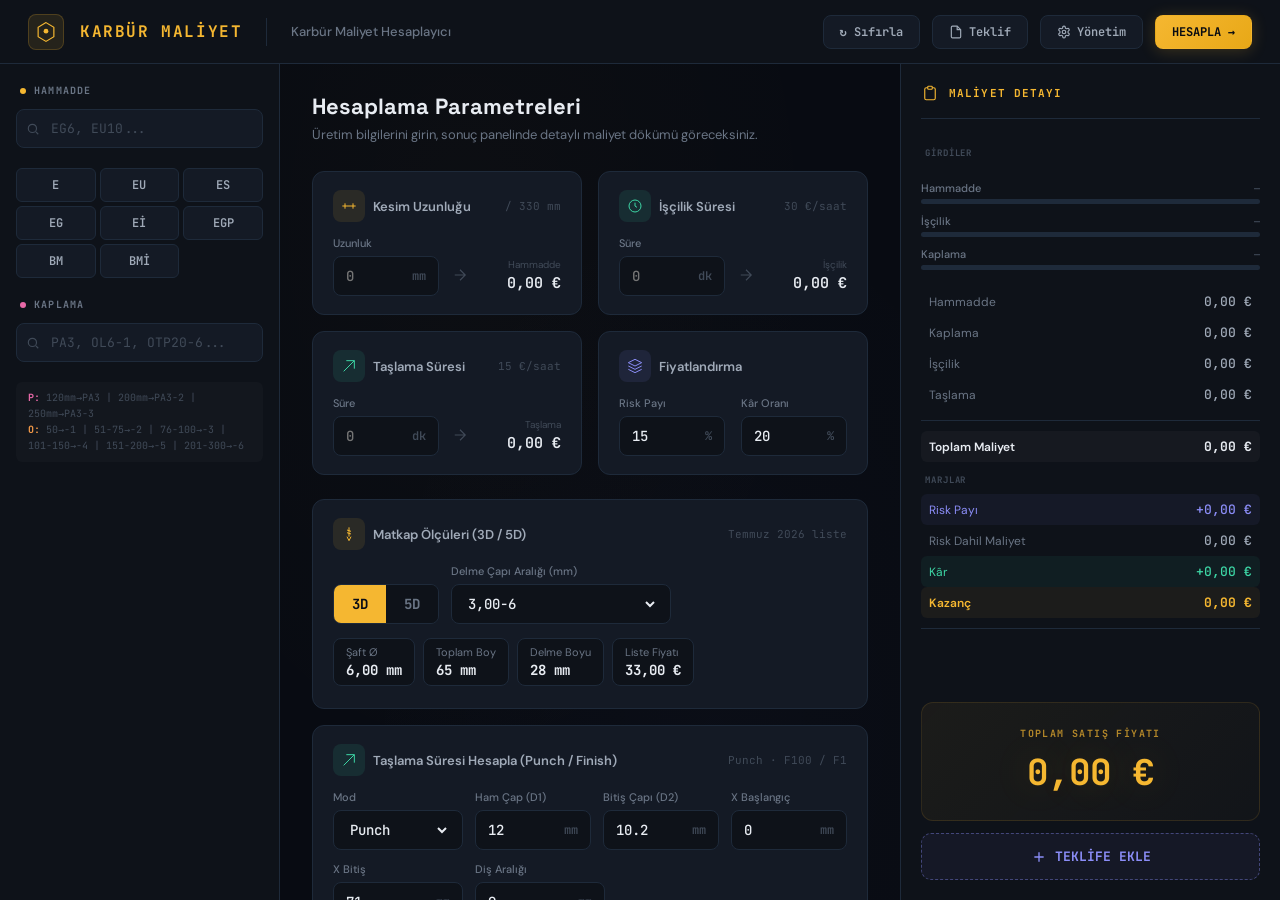
<file: index.html>
<!DOCTYPE html>
<html lang="tr">
<head>
<meta charset="UTF-8">
<meta name="viewport" content="width=device-width, initial-scale=1.0, viewport-fit=cover">
<meta name="theme-color" content="#080b12">
<meta name="mobile-web-app-capable" content="yes">
<meta name="apple-mobile-web-app-capable" content="yes">
<meta name="apple-mobile-web-app-status-bar-style" content="black-translucent">
<meta name="apple-mobile-web-app-title" content="Karbür Maliyet">
<link rel="manifest" href="manifest.json">
<link rel="icon" href="icon-192.png">
<link rel="apple-touch-icon" href="icon-192.png">
<title>Karbür Maliyet</title>
<link rel="stylesheet" href="fonts.css">
<script src="html2pdf.bundle.min.js"></script>
<style>
:root {
  --bg: #080b12;
  --surface: #0e1219;
  --card: #141a25;
  --card2: #1a2130;
  --border: #1e2a3a;
  --border2: #263040;
  --gold: #f5b731;
  --gold2: #e8a817;
  --pink: #e668a7;
  --green: #3dd6a5;
  --purple: #8b8df7;
  --orange: #f09848;
  --red: #f06868;
  --text: #e8ecf2;
  --dim: #a0aab8;
  --muted: #6a7585;
  --dark: #404a58;
  --mono: 'JetBrains Mono', monospace;
  --sans: 'DM Sans', sans-serif;
  --display: 'Space Grotesk', sans-serif;
}
* { box-sizing: border-box; margin: 0; padding: 0; }
html, body { background: var(--bg); font-family: var(--sans); color: var(--text); height: 100%; overflow: hidden; }
::selection { background: rgba(245,183,49,0.25); }
input[type="number"] { -moz-appearance: textfield; }
input::-webkit-outer-spin-button, input::-webkit-inner-spin-button { -webkit-appearance: none; }

/* LAYOUT */
.desktop { display: grid; grid-template-columns: 280px 1fr 380px; grid-template-rows: 64px 1fr; height: 100vh; }

/* TOPBAR */
.topbar {
  grid-column: 1/-1; display: flex; align-items: center; gap: 16px;
  padding: 0 28px; background: var(--surface);
  border-bottom: 1px solid var(--border);
}
.topbar-logo {
  width: 36px; height: 36px; border-radius: 8px;
  background: rgba(245,183,49,0.1); border: 1px solid rgba(245,183,49,0.2);
  display: flex; align-items: center; justify-content: center;
}
.topbar h1 { font-family: var(--mono); font-size: 16px; color: var(--gold); letter-spacing: 0.1em; font-weight: 700; }
.topbar-sep { width: 1px; height: 28px; background: var(--border); margin: 0 8px; }
.topbar-sub { font-size: 13px; color: var(--muted); font-weight: 500; }
.topbar-right { margin-left: auto; display: flex; align-items: center; gap: 12px; }
.topbar-btn {
  padding: 8px 16px; border-radius: 8px; border: 1px solid var(--border);
  background: var(--card); color: var(--dim); font-size: 12px; font-weight: 600;
  cursor: pointer; font-family: var(--mono); transition: all 0.2s;
}
.topbar-btn:hover { border-color: var(--gold); color: var(--gold); }
.topbar-btn.primary {
  background: linear-gradient(135deg, var(--gold), var(--gold2));
  color: #080b12; border-color: transparent; font-weight: 700;
  box-shadow: 0 2px 16px rgba(245,183,49,0.2);
}
.topbar-btn.primary:hover { box-shadow: 0 4px 24px rgba(245,183,49,0.35); transform: translateY(-1px); }

/* SIDEBAR */
.sidebar {
  background: var(--surface); border-right: 1px solid var(--border);
  padding: 20px 0; overflow-y: auto;
}
.sidebar::-webkit-scrollbar { width: 4px; }
.sidebar::-webkit-scrollbar-thumb { background: var(--border); border-radius: 4px; }
.sb-section { padding: 0 16px; margin-bottom: 20px; }
.sb-label {
  display: flex; align-items: center; gap: 8px;
  font-size: 10px; font-weight: 700; color: var(--muted);
  letter-spacing: 0.12em; font-family: var(--mono);
  margin-bottom: 12px; padding: 0 4px;
}
.sb-dot { width: 6px; height: 6px; border-radius: 50%; }

/* Search */
.sb-search {
  position: relative; margin-bottom: 12px;
}
.sb-search input {
  width: 100%; padding: 10px 12px 10px 34px;
  background: var(--card); border: 1px solid var(--border);
  border-radius: 8px; color: var(--text); font-size: 13px;
  font-family: var(--mono); outline: none; transition: all 0.2s;
}
.sb-search input:focus { border-color: var(--gold); box-shadow: 0 0 0 3px rgba(245,183,49,0.08); }
.sb-search input::placeholder { color: var(--dark); }
.sb-search-icon { position: absolute; left: 10px; top: 50%; transform: translateY(-50%); pointer-events: none; }
.sb-results { max-height: 200px; overflow-y: auto; margin-bottom: 8px; }
.sb-results::-webkit-scrollbar { width: 3px; }
.sb-results::-webkit-scrollbar-thumb { background: var(--border); border-radius: 3px; }
.sb-res-item {
  display: flex; justify-content: space-between; align-items: center;
  padding: 8px 10px; border-radius: 6px; cursor: pointer; transition: all 0.15s;
}
.sb-res-item:hover { background: rgba(245,183,49,0.06); }
.sb-res-code { font-family: var(--mono); font-weight: 600; font-size: 13px; color: var(--gold); }
.sb-res-code.coat { color: var(--pink); }
.sb-res-code.coat-o { color: var(--orange); }
.sb-res-price { font-family: var(--mono); font-size: 12px; color: var(--dim); }
.sb-res-meta { font-size: 9px; color: var(--dark); }
.sb-empty { padding: 12px; text-align: center; font-size: 12px; color: var(--dark); }

/* Series buttons */
.sb-series { display: grid; grid-template-columns: repeat(3, 1fr); gap: 4px; margin-bottom: 4px; }
.sb-ser-btn {
  padding: 8px 4px; border-radius: 6px; border: 1px solid var(--border);
  background: var(--card); color: var(--dim); font-size: 12px; font-weight: 600;
  font-family: var(--mono); cursor: pointer; text-align: center; transition: all 0.2s;
}
.sb-ser-btn:hover { border-color: var(--border2); background: var(--card2); }
.sb-ser-btn.active { background: rgba(245,183,49,0.12); border-color: var(--gold); color: var(--gold); }

/* Dia grid — visually separated from series buttons */
.sb-dia-sep {
  height: 1px; background: var(--border); margin: 10px 0 8px;
  position: relative;
}
.sb-dia-sep::before {
  content: "ÇAP SEÇ";
  position: absolute; top: -8px; left: 50%; transform: translateX(-50%);
  font-size: 9px; font-weight: 700; letter-spacing: 0.1em;
  color: var(--dark); background: var(--surface);
  padding: 0 8px; font-family: var(--mono);
}
.sb-dia { display: grid; grid-template-columns: repeat(3, 1fr); gap: 4px; margin-bottom: 12px; }
.sb-dia-btn {
  display: flex; flex-direction: column; align-items: center;
  padding: 7px 2px; border-radius: 6px;
  border: 1px solid rgba(245,183,49,0.18);
  background: rgba(245,183,49,0.04); cursor: pointer; transition: all 0.15s;
}
.sb-dia-btn:hover { border-color: rgba(245,183,49,0.4); background: rgba(245,183,49,0.08); }
.sb-dia-btn.active { background: rgba(245,183,49,0.14); border-color: var(--gold); box-shadow: 0 0 0 1px rgba(245,183,49,0.25); }
.sb-dia-btn.disabled { opacity: 0.25; pointer-events: none; }
.sb-dia-code { font-family: var(--mono); font-size: 11px; font-weight: 700; color: var(--gold); }
.sb-dia-price { font-family: var(--mono); font-size: 9px; color: var(--muted); margin-top: 1px; }

/* Selected */
.sb-selected {
  display: flex; align-items: center; justify-content: space-between;
  padding: 10px 12px; border-radius: 8px; margin-bottom: 10px;
  background: rgba(245,183,49,0.05); border: 1px solid rgba(245,183,49,0.15);
}
.sb-selected.coat { background: rgba(230,104,167,0.05); border-color: rgba(230,104,167,0.15); }
.sb-selected.coat-o { background: rgba(240,152,72,0.05); border-color: rgba(240,152,72,0.15); }
.sb-sel-code { font-family: var(--mono); font-weight: 700; font-size: 15px; color: var(--gold); }
.sb-sel-code.coat { color: var(--pink); }
.sb-sel-code.coat-o { color: var(--orange); }
.sb-sel-meta { font-size: 10px; color: var(--muted); margin-top: 2px; }
.sb-sel-price { font-family: var(--mono); font-weight: 700; font-size: 16px; color: var(--text); }
.sb-clear { font-size: 11px; color: var(--pink); cursor: pointer; font-family: var(--mono); margin-bottom: 10px; display: inline-block; }

/* MAIN */
.main {
  padding: 28px 32px; overflow-y: auto;
  background: var(--bg);
  background-image: radial-gradient(ellipse at 30% 20%, rgba(245,183,49,0.02) 0%, transparent 60%),
                     radial-gradient(ellipse at 70% 80%, rgba(139,141,247,0.02) 0%, transparent 60%);
}
.main::-webkit-scrollbar { width: 6px; }
.main::-webkit-scrollbar-thumb { background: var(--border); border-radius: 6px; }

.main-title { font-family: var(--display); font-size: 22px; font-weight: 700; color: var(--text); margin-bottom: 6px; }
.main-subtitle { font-size: 13px; color: var(--muted); margin-bottom: 28px; }

/* Input Cards */
.input-grid { display: grid; grid-template-columns: 1fr 1fr; gap: 16px; margin-bottom: 24px; }
.input-card {
  background: var(--card); border: 1px solid var(--border);
  border-radius: 12px; padding: 18px 20px;
  transition: all 0.2s;
}
.input-card:hover { border-color: var(--border2); }
.input-card.full { grid-column: 1/-1; }
.ic-header { display: flex; align-items: center; gap: 8px; margin-bottom: 14px; }
.ic-icon {
  width: 32px; height: 32px; border-radius: 8px;
  display: flex; align-items: center; justify-content: center;
}
.ic-icon.mat { background: rgba(245,183,49,0.1); }
.ic-icon.prod { background: rgba(61,214,165,0.1); }
.ic-icon.price { background: rgba(139,141,247,0.1); }
.ic-title { font-size: 13px; font-weight: 600; color: var(--dim); }
.ic-sub { font-size: 11px; color: var(--dark); font-family: var(--mono); margin-left: auto; }

.ic-row { display: flex; align-items: center; gap: 12px; }
.ic-field { flex: 1; }
.ic-label { font-size: 11px; color: var(--muted); margin-bottom: 6px; font-weight: 500; }
.ic-input {
  display: flex; align-items: center; background: var(--surface);
  border: 1px solid var(--border); border-radius: 8px;
  padding: 0 12px; height: 40px; transition: all 0.2s;
}
.ic-input:focus-within { border-color: var(--gold); box-shadow: 0 0 0 2px rgba(245,183,49,0.08); }
.ic-input input {
  flex: 1; background: transparent; border: none; outline: none;
  color: var(--text); font-size: 14px; font-weight: 500;
  font-family: var(--mono); width: 100%;
}
.ic-input .suf { font-size: 12px; color: var(--dark); font-weight: 600; font-family: var(--mono); margin-left: 6px; }
.ic-arrow { color: var(--dark); display: flex; align-items: center; padding-top: 18px; }
.ic-result { text-align: right; min-width: 80px; padding-top: 18px; }
.ic-res-label { font-size: 10px; color: var(--dark); margin-bottom: 2px; }
.ic-res-val { font-family: var(--mono); font-size: 15px; font-weight: 600; color: var(--text); }

/* RESULT PANEL */
.result-panel {
  background: var(--surface); border-left: 1px solid var(--border);
  padding: 20px; overflow-y: auto;
  display: flex; flex-direction: column;
}
.result-panel::-webkit-scrollbar { width: 4px; }
.result-panel::-webkit-scrollbar-thumb { background: var(--border); border-radius: 4px; }

.rp-header {
  display: flex; align-items: center; gap: 10px;
  margin-bottom: 16px; padding-bottom: 16px;
  border-bottom: 1px solid var(--border);
}
.rp-title { font-family: var(--mono); font-size: 11px; font-weight: 700; color: var(--gold); letter-spacing: 0.1em; }
.rp-badge {
  margin-left: auto; padding: 3px 10px; border-radius: 5px;
  background: rgba(245,183,49,0.08); border: 1px solid rgba(245,183,49,0.15);
  font-family: var(--mono); font-size: 11px; font-weight: 600; color: var(--gold);
}
.rp-section-label {
  font-size: 9px; font-weight: 700; color: var(--dark);
  letter-spacing: 0.1em; font-family: var(--mono);
  margin: 12px 0 8px; padding: 0 4px;
}
.rp-row {
  display: flex; justify-content: space-between; align-items: center;
  padding: 7px 8px; border-radius: 6px; transition: background 0.15s;
}
.rp-row:hover { background: rgba(255,255,255,0.02); }
.rp-row .lbl { font-size: 12px; color: var(--muted); }
.rp-row .val { font-size: 13px; color: var(--dim); font-weight: 500; font-family: var(--mono); }
.rp-row.cost { background: rgba(255,255,255,0.03); }
.rp-row.cost .lbl { font-weight: 600; color: var(--text); }
.rp-row.cost .val { font-weight: 700; color: var(--text); }
.rp-row.risk { background: rgba(139,141,247,0.06); }
.rp-row.risk .lbl { color: var(--purple); }
.rp-row.risk .val { color: var(--purple); }
.rp-row.profit { background: rgba(61,214,165,0.06); }
.rp-row.profit .lbl { color: var(--green); }
.rp-row.profit .val { color: var(--green); }
.rp-row.earn { background: rgba(245,183,49,0.06); }
.rp-row.earn .lbl { color: var(--gold); font-weight: 600; }
.rp-row.earn .val { color: var(--gold); font-weight: 700; }
.rp-divider { height: 1px; background: var(--border); margin: 10px 0; }

.rp-total {
  margin-top: auto; padding: 24px 16px;
  background: linear-gradient(135deg, rgba(245,183,49,0.06), rgba(245,183,49,0.02));
  border: 1px solid rgba(245,183,49,0.12); border-radius: 12px;
  text-align: center;
}
.rp-total-label {
  font-size: 10px; color: var(--gold); letter-spacing: 0.14em;
  font-weight: 700; font-family: var(--mono); margin-bottom: 8px; opacity: 0.7;
}
.rp-total-value {
  font-size: 36px; font-weight: 700; color: var(--gold);
  font-family: var(--mono); letter-spacing: -0.02em;
  text-shadow: 0 0 40px rgba(245,183,49,0.2);
}

.hint-text { font-size: 10px; color: var(--dark); font-family: var(--mono); line-height: 1.6; padding: 8px 12px; background: rgba(255,255,255,0.02); border-radius: 6px; margin-bottom: 12px; }
/* LOGIN */
.login-overlay{position:fixed;inset:0;background:rgba(0,0,0,0.8);z-index:1000;display:none;align-items:center;justify-content:center;backdrop-filter:blur(10px)}
.login-overlay.show{display:flex}
.login-box{background:var(--card);border:1px solid var(--border);border-radius:16px;padding:36px 32px;width:380px;text-align:center}
.login-box h2{font-family:var(--mono);font-size:18px;color:var(--gold);margin-bottom:8px}
.login-box p{font-size:13px;color:var(--muted);margin-bottom:24px}
.login-box input{width:100%;padding:14px 16px;background:var(--bg);border:1.5px solid var(--border);border-radius:10px;color:var(--text);font-size:18px;font-family:var(--mono);outline:none;text-align:center;letter-spacing:0.2em;margin-bottom:16px}
.login-box input:focus{border-color:var(--gold);box-shadow:0 0 0 3px rgba(245,183,49,0.1)}
.login-err{font-size:13px;color:#f06868;margin-bottom:12px;display:none}
.login-btns{display:flex;gap:12px}
.login-btns button{flex:1;padding:14px;border-radius:10px;font-size:14px;font-weight:600;cursor:pointer;border:none;font-family:var(--mono);transition:all 0.2s}
.login-cancel{background:var(--border);color:var(--dim)}
.login-cancel:hover{background:var(--border2)}
.login-enter{background:linear-gradient(135deg,var(--gold),var(--gold2));color:#080b12}
.login-enter:hover{box-shadow:0 4px 20px rgba(245,183,49,0.3)}
/* ADMIN */
.admin-overlay{position:fixed;inset:0;background:var(--bg);z-index:999;display:none;flex-direction:column}
.admin-overlay.show{display:flex}
.admin-bar{display:flex;align-items:center;gap:14px;padding:0 28px;height:64px;background:var(--surface);border-bottom:1px solid var(--border);flex-shrink:0}
.admin-bar h2{font-family:var(--mono);font-size:15px;color:var(--gold);letter-spacing:0.08em;flex:1}
.admin-bar button{padding:10px 20px;border-radius:8px;font-size:13px;font-weight:600;cursor:pointer;border:none;font-family:var(--mono);transition:all 0.2s}
.admin-save{background:var(--green);color:#080b12}
.admin-save:hover{box-shadow:0 2px 12px rgba(61,214,165,0.3)}
.admin-close{background:var(--border);color:var(--dim)}
.admin-close:hover{background:var(--border2)}
.admin-body{display:flex;flex:1;overflow:hidden}
.admin-tabs-v{width:180px;background:var(--surface);border-right:1px solid var(--border);padding:16px 0;overflow-y:auto;flex-shrink:0}
.admin-tabs-v::-webkit-scrollbar{width:3px}
.admin-tabs-v::-webkit-scrollbar-thumb{background:var(--border);border-radius:3px}
.admin-tab-group{padding:0 12px;margin-bottom:16px}
.admin-tab-group-label{font-size:9px;font-weight:700;color:var(--dark);letter-spacing:0.12em;font-family:var(--mono);padding:0 8px;margin-bottom:6px}
.admin-tab-v{padding:8px 12px;border-radius:6px;font-size:12px;font-weight:600;color:var(--muted);cursor:pointer;font-family:var(--mono);transition:all 0.15s;margin-bottom:2px}
.admin-tab-v:hover{background:rgba(255,255,255,0.03);color:var(--dim)}
.admin-tab-v.active{background:rgba(245,183,49,0.08);color:var(--gold)}
.admin-content{flex:1;overflow:auto;padding:24px}
.admin-content::-webkit-scrollbar{width:5px}
.admin-content::-webkit-scrollbar-thumb{background:var(--border);border-radius:5px}
.admin-table{width:100%;border-collapse:collapse;font-family:var(--mono);font-size:13px}
.admin-table th{position:sticky;top:0;background:var(--surface);color:var(--muted);font-size:11px;font-weight:700;letter-spacing:0.06em;padding:10px 8px;text-align:left;border-bottom:1px solid var(--border);z-index:1}
.admin-table td{padding:5px 5px;border-bottom:1px solid rgba(30,42,58,0.3)}
.admin-table tr:hover{background:rgba(245,183,49,0.02)}
.admin-table .code-cell{color:var(--gold);font-weight:600;font-size:12px;white-space:nowrap}
.admin-table .code-cell.p{color:var(--pink)}
.admin-table .code-cell.o{color:var(--orange)}
.admin-table input{width:90px;padding:6px 8px;background:var(--bg);border:1px solid var(--border);border-radius:5px;color:var(--text);font-size:13px;font-family:var(--mono);outline:none;text-align:right;transition:all 0.15s}
.admin-table input:focus{border-color:var(--gold);box-shadow:0 0 0 2px rgba(245,183,49,0.1)}
.admin-table input.changed{border-color:var(--green);background:rgba(61,214,165,0.04)}
.bulk-box{background:linear-gradient(135deg,rgba(245,183,49,0.06),rgba(245,183,49,0.02));border:1px solid rgba(245,183,49,0.15);border-radius:12px;padding:16px 20px;margin-bottom:20px;display:flex;align-items:center;gap:16px}
.bulk-label{font-family:var(--mono);font-size:13px;font-weight:700;color:var(--gold);letter-spacing:0.04em;white-space:nowrap}
.bulk-input{width:100px;padding:10px 12px;background:var(--bg);border:1.5px solid var(--border);border-radius:8px;color:var(--text);font-size:16px;font-family:var(--mono);font-weight:600;outline:none;text-align:center}
.bulk-input:focus{border-color:var(--gold);box-shadow:0 0 0 3px rgba(245,183,49,0.1)}
.bulk-suf{font-family:var(--mono);font-size:14px;color:var(--muted);font-weight:600}
.bulk-btn{padding:10px 24px;border-radius:8px;border:none;background:linear-gradient(135deg,var(--gold),var(--gold2));color:#080b12;font-family:var(--mono);font-size:13px;font-weight:700;cursor:pointer;white-space:nowrap;transition:all 0.2s}
.bulk-btn:hover{box-shadow:0 2px 16px rgba(245,183,49,0.3);transform:translateY(-1px)}
.admin-msg{position:fixed;bottom:24px;left:50%;transform:translateX(-50%);padding:12px 28px;border-radius:10px;background:var(--green);color:#080b12;font-family:var(--mono);font-size:14px;font-weight:600;z-index:1100;display:none;box-shadow:0 4px 24px rgba(61,214,165,0.3)}
/* TEKLİF */
.quote-add-btn{width:100%;margin-top:16px;padding:14px;border-radius:10px;border:1.5px dashed rgba(139,141,247,0.4);background:rgba(139,141,247,0.06);color:var(--purple);font-family:var(--mono);font-size:13px;font-weight:700;cursor:pointer;display:flex;align-items:center;justify-content:center;gap:8px;transition:all 0.2s}
.quote-add-btn:hover{background:rgba(139,141,247,0.12);border-color:var(--purple)}
.quote-overlay{position:fixed;inset:0;background:var(--bg);z-index:998;display:none;flex-direction:column}
.quote-overlay.show{display:flex}
.quote-bar{display:flex;align-items:center;gap:14px;padding:0 28px;height:64px;background:var(--surface);border-bottom:1px solid var(--border);flex-shrink:0}
.quote-bar h2{font-family:var(--mono);font-size:15px;color:var(--purple);letter-spacing:0.08em;flex:1}
.quote-bar button{padding:10px 20px;border-radius:8px;font-size:13px;font-weight:600;cursor:pointer;border:none;font-family:var(--mono);transition:all 0.2s}
.quote-print-btn{background:var(--purple);color:#fff}
.quote-print-btn:hover{box-shadow:0 2px 12px rgba(139,141,247,0.3)}
.quote-close-btn{background:var(--border);color:var(--dim)}
.quote-close-btn:hover{background:var(--border2)}
.quote-body-d{display:grid;grid-template-columns:340px 1fr;flex:1;overflow:hidden}
.quote-info-panel{padding:24px;border-right:1px solid var(--border);overflow-y:auto}
.quote-info-panel::-webkit-scrollbar{width:4px}
.quote-info-panel::-webkit-scrollbar-thumb{background:var(--border);border-radius:4px}
.qi-label{font-size:10px;font-weight:700;color:var(--muted);letter-spacing:0.08em;font-family:var(--mono);margin-bottom:6px}
.qi-input{width:100%;padding:11px 14px;background:var(--card);border:1px solid var(--border);border-radius:8px;color:var(--text);font-size:14px;font-family:var(--mono);outline:none;margin-bottom:14px}
.qi-input:focus{border-color:var(--purple);box-shadow:0 0 0 2px rgba(139,141,247,0.1)}
.qi-input::placeholder{color:var(--dark)}
.quote-list-panel{padding:24px;overflow-y:auto}
.quote-list-panel::-webkit-scrollbar{width:5px}
.quote-list-panel::-webkit-scrollbar-thumb{background:var(--border);border-radius:5px}
.qi-d{display:flex;align-items:center;gap:14px;padding:12px 16px;background:var(--card);border:1px solid var(--border);border-radius:10px;margin-bottom:8px;transition:all 0.15s}
.qi-d:hover{border-color:var(--border2)}
.qi-d-num{font-family:var(--mono);font-size:11px;color:var(--dark);font-weight:700;width:24px;text-align:center;flex-shrink:0}
.qi-d-code{font-family:var(--mono);font-size:13px;font-weight:700;color:var(--gold);min-width:120px}
.qi-d-name{flex:1}
.qi-d-name input{width:100%;padding:7px 10px;background:var(--surface);border:1px solid var(--border);border-radius:6px;color:var(--text);font-size:12px;font-family:var(--sans);outline:none}
.qi-d-name input:focus{border-color:var(--purple)}
.qi-d-name input::placeholder{color:var(--dark)}
.qi-d-qty{width:55px;padding:7px;background:var(--surface);border:1px solid var(--border);border-radius:6px;color:var(--text);font-size:13px;font-family:var(--mono);outline:none;text-align:center}
.qi-d-qty:focus{border-color:var(--purple)}
.qi-d-price{font-family:var(--mono);font-size:13px;color:var(--dim);width:90px;text-align:right}
.qi-d-total{font-family:var(--mono);font-size:14px;font-weight:700;color:var(--text);width:100px;text-align:right}
.qi-d-del{width:30px;height:30px;border-radius:6px;border:none;background:rgba(240,96,96,0.08);color:#f06868;font-size:14px;cursor:pointer;display:flex;align-items:center;justify-content:center;flex-shrink:0;transition:all 0.15s}
.qi-d-del:hover{background:rgba(240,96,96,0.2)}
.quote-summary-d{margin-top:16px;padding:20px;background:linear-gradient(135deg,rgba(139,141,247,0.06),rgba(99,102,241,0.02));border:1px solid rgba(139,141,247,0.15);border-radius:12px;display:flex;align-items:center;justify-content:space-between}
.quote-summary-d .qs-label{font-size:11px;color:var(--purple);letter-spacing:0.1em;font-weight:700;font-family:var(--mono)}
.quote-summary-d .qs-value{font-size:28px;font-weight:700;color:var(--purple);font-family:var(--mono);text-shadow:0 0 30px rgba(139,141,247,0.2)}
.quote-empty{text-align:center;padding:60px 30px;color:var(--dark);font-size:14px}
.qi{background:var(--card);border:1px solid var(--border);border-radius:10px;padding:14px;margin-bottom:10px}
.qi-top{display:flex;align-items:center;gap:8px;margin-bottom:8px}
.qi-order{display:flex;flex-direction:column;gap:2px;flex-shrink:0}
.qi-arrow{width:22px;height:18px;border:1px solid var(--border);background:var(--bg);color:var(--dim);font-size:10px;cursor:pointer;border-radius:4px;display:flex;align-items:center;justify-content:center;padding:0}
.qi-arrow:disabled{opacity:0.3;cursor:default}
.qi-arrow:not(:disabled):hover{background:var(--accent);color:#fff;border-color:var(--accent)}
.qi-name-input{flex:1;padding:8px 12px;background:var(--bg);border:1px solid var(--border);border-radius:6px;color:var(--gold);font-size:14px;font-family:var(--mono);font-weight:700;outline:none}
.qi-name-input:focus{border-color:var(--gold);box-shadow:0 0 0 2px rgba(245,183,49,0.08)}
.qi-name-input::placeholder{color:var(--dark);font-weight:400}
.qi-del{width:30px;height:30px;border-radius:6px;border:none;background:rgba(240,96,96,0.08);color:#f06868;font-size:14px;cursor:pointer;display:flex;align-items:center;justify-content:center;flex-shrink:0;transition:all 0.15s}
.qi-del:hover{background:rgba(240,96,96,0.2)}
.qi-desc input{width:100%;padding:7px 10px;background:var(--bg);border:1px solid var(--border);border-radius:6px;color:var(--dim);font-size:12px;font-family:var(--sans);outline:none;margin-bottom:8px}
.qi-desc input:focus{border-color:var(--purple)}
.qi-desc input::placeholder{color:var(--dark)}
.qi-bottom{display:flex;align-items:center;gap:12px}
.qi-field{display:flex;align-items:center;gap:4px}
.qi-field label{font-size:10px;color:var(--muted);font-weight:600}
.qi-field input{width:55px;padding:7px;background:var(--bg);border:1px solid var(--border);border-radius:5px;color:var(--text);font-size:13px;font-family:var(--mono);outline:none;text-align:center}
.qi-field input:focus{border-color:var(--purple)}
.qi-price{font-family:var(--mono);font-size:13px;color:var(--dim)}
.qi-price-input{width:80px;padding:5px 8px;background:var(--bg);border:1px solid var(--border);border-radius:5px;color:var(--text);font-size:13px;font-family:var(--mono);outline:none;text-align:right}
.qi-price-input:focus{border-color:var(--accent)}
.qi-total{font-family:var(--mono);font-size:14px;font-weight:700;color:var(--text);margin-left:auto}
.quote-count{padding:4px 10px;border-radius:6px;background:rgba(139,141,247,0.1);border:1px solid rgba(139,141,247,0.2);font-family:var(--mono);font-size:12px;font-weight:600;color:var(--purple)}
@media print{
  body *{display:none!important}
  .print-area{display:block!important;position:fixed;inset:0;background:#fff;color:#000;padding:30px;font-family:Arial,sans-serif;font-size:12px;z-index:9999;overflow:visible}
  .print-area *{display:revert!important;color:#000!important}
  .print-area h2{font-size:18px;margin-bottom:4px}
  .print-area .p-sub{font-size:11px;color:#666!important;margin-bottom:16px}
  .print-area .p-info{margin-bottom:12px;font-size:11px}
  .print-area table{width:100%;border-collapse:collapse;margin-bottom:16px}
  .print-area th{background:#f0f0f0!important;padding:8px;text-align:left;border:1px solid #ccc;font-size:11px}
  .print-area td{padding:8px;border:1px solid #ccc;font-size:11px}
  .print-area .p-total{text-align:right;font-size:16px;font-weight:bold;margin-top:8px}
  .print-area .p-footer{margin-top:24px;font-size:10px;color:#888!important;border-top:1px solid #ccc;padding-top:8px}
}

/* ── COST BREAKDOWN BARS ─────────────────────────── */
.cost-bars { margin: 14px 0 6px; }
.cb-row { margin-bottom: 10px; }
.cb-header { display: flex; justify-content: space-between; align-items: baseline; margin-bottom: 4px; }
.cb-label { font-size: 11px; color: var(--muted); font-weight: 500; }
.cb-pct { font-size: 10px; color: var(--dark); font-family: var(--mono); font-weight: 600; }
.cb-track { height: 5px; background: var(--border); border-radius: 3px; overflow: hidden; }
.cb-fill { height: 100%; border-radius: 3px; transition: width 0.6s cubic-bezier(0.4,0,0.2,1); width: 0%; }
.cb-fill.mat  { background: linear-gradient(90deg, var(--gold2), var(--gold)); }
.cb-fill.lab  { background: linear-gradient(90deg, #2ab87e, var(--green)); }
.cb-fill.coat { background: linear-gradient(90deg, #c250a0, var(--pink)); }

/* ── COUNTUP ANIMATION ───────────────────────────── */
@keyframes countPulse {
  0%   { transform: scale(1); }
  30%  { transform: scale(1.04); color: #ffe08a; }
  100% { transform: scale(1); }
}
.rp-total-value.bump { animation: countPulse 0.35s ease-out; }

/* ── MARGIN METER ────────────────────────────────── */.mk-card{grid-column:1/-1}
.mk-row{display:flex;gap:12px;align-items:flex-end;flex-wrap:wrap}
.mk-seg{display:flex;border:1px solid var(--border);border-radius:8px;overflow:hidden;height:40px}
.mk-seg button{background:var(--surface);color:var(--muted);border:none;padding:0 18px;font-family:var(--mono);font-weight:700;font-size:14px;cursor:pointer}
.mk-seg button.on{background:var(--gold);color:#0b0e17}
.ic-input select{flex:1;background:transparent;border:none;outline:none;color:var(--text);font-size:14px;font-weight:500;font-family:var(--mono);width:100%;height:38px}
.ic-input select option{background:var(--surface);color:var(--text)}
.mk-chips{display:flex;gap:8px;flex-wrap:wrap;margin:14px 0 4px}
.mk-chip{background:var(--surface);border:1px solid var(--border);border-radius:8px;padding:6px 12px;font-size:11px;color:var(--muted)}
.mk-chip b{display:block;font-family:var(--mono);font-size:14px;color:var(--text);margin-top:2px}
.mk-adv{margin-top:10px;font-size:12px;color:var(--muted)}
.mk-adv summary{cursor:pointer;padding:4px 0}
.mk-advgrid{display:grid;grid-template-columns:repeat(4,1fr);gap:10px;margin-top:8px}
.mk-advgrid label{display:flex;flex-direction:column;gap:4px;font-size:11px}
.mk-advgrid input{background:var(--surface);border:1px solid var(--border);border-radius:6px;padding:7px 8px;color:var(--text);font-family:var(--mono);font-size:13px;outline:none}
.mk-act{display:flex;align-items:center;gap:16px;margin-top:14px;flex-wrap:wrap}
.mk-btn{background:var(--gold);color:#0b0e17;border:none;border-radius:8px;height:40px;padding:0 20px;font-weight:700;font-size:13px;cursor:pointer}
.mk-out{font-size:13px;color:var(--muted);font-family:var(--mono)}
.mk-out b{color:var(--gold);font-size:18px}
.mk-out.err{color:#f06868}
.mk-check{display:flex;gap:8px;align-items:center;margin-top:12px;font-size:12px;color:var(--muted);cursor:pointer}

/* ===== MOBİL (Android / Redmi 13 ~393px) ===== */
.mk-card{margin-bottom:16px}
.mnav{display:none}
.mcalc{display:none}
@media (max-width: 900px) {
  html, body { height: 100%; overflow: hidden; overscroll-behavior: none; -webkit-text-size-adjust: 100%; }
  body { padding: 0; }
  .desktop { display: flex; flex-direction: column; height: 100dvh; min-height: 0; overflow: hidden; }
  /* üst çubuk: tek satır */
  .topbar { flex: 0 0 auto; display: flex; flex-wrap: nowrap; align-items: center; gap: 10px; height: auto; padding: calc(8px + env(safe-area-inset-top)) 12px 8px; position: static; }
  .topbar-sep, .topbar-sub, .topbar-btn.primary { display: none; }
  .topbar-logo { width: 32px; height: 32px; flex: 0 0 auto; }
  .topbar h1 { font-size: 14px; letter-spacing: .06em; white-space: nowrap; }
  .topbar-right { width: auto; margin-left: auto; gap: 8px; flex-wrap: nowrap; }
  .topbar-right .topbar-btn { flex: 0 0 auto; width: 42px; height: 42px; padding: 0; justify-content: center; align-items: center; display: flex; position: relative; }
  .topbar-btn .tb-l { display: none; }
  .topbar-right .topbar-btn.primary { display: none; }
  #gtSub, #mkSub { display: none; }
  .topbar-btn .quote-count { position: absolute; top: -6px; right: -6px; padding: 1px 6px; font-size: 10px; }
  /* sekmeler: her biri tam ekran, kendi içinde kayar */
  .sidebar, .main, .result-panel { display: none; width: 100%; flex: 1 1 auto; min-height: 0; overflow-y: auto; -webkit-overflow-scrolling: touch; border: none; padding: 16px 14px calc(150px + env(safe-area-inset-bottom)); }
  body[data-tab="mat"] .sidebar, body[data-tab="calc"] .main, body[data-tab="res"] .result-panel { display: block; }
  .sb-section { padding: 0; margin-bottom: 22px; }
  .main-title { font-size: 20px; }
  .main-subtitle { margin-bottom: 16px; font-size: 12px; }
  .input-grid { grid-template-columns: 1fr; gap: 12px; margin-bottom: 12px; }
  .input-card { padding: 14px; border-radius: 12px; }
  .mk-card { margin-bottom: 12px; }
  .ic-row { gap: 10px; }
  .ic-arrow { display: none; }
  .ic-result { min-width: 92px; text-align: right; }
  .ic-sub { font-size: 10px; }
  /* dokunma hedefleri + zoom engeli */
  .ic-input { height: 46px; }
  input, select, textarea { font-size: 16px !important; }
  .sb-search input { height: 46px; }
  .sb-dia { grid-template-columns: repeat(3, 1fr); gap: 6px; }
  .sb-dia-btn, .sb-series button { min-height: 52px; }
  .sb-series { gap: 6px; }
  /* matkap + taşlama kartları: düzenli 2 kolon */
  .mk-row { display: grid; grid-template-columns: 1fr 1fr; gap: 10px; align-items: end; }
  .mk-row .ic-field { min-width: 0 !important; max-width: none !important; }
  .mk-row .gt-cus { grid-column: 1 / -1; }
  .mk-seg { width: 100%; height: 46px; }
  .mk-seg button { flex: 1; padding: 0; }
  .mk-chips { display: grid; grid-template-columns: 1fr 1fr; gap: 8px; }
  .mk-advgrid { grid-template-columns: 1fr 1fr; }
  .mk-advgrid input { height: 42px; }
  .mk-act { flex-direction: column; align-items: stretch; gap: 10px; }
  .mk-btn { width: 100%; height: 48px; font-size: 15px; }
  .mk-out { font-size: 12px; line-height: 1.5; }
  .mk-check { font-size: 13px; padding: 6px 0; }
  .mk-check input { width: 20px; height: 20px; }
  /* sonuç */
  .rp-total-value { font-size: 34px; }
  .quote-add-btn { height: 48px; }
  .mcalc { display: none; position: fixed; left: 8px; right: 8px; bottom: calc(70px + env(safe-area-inset-bottom)); z-index: 91; height: 52px; border: none; border-radius: 14px; background: linear-gradient(135deg, var(--gold), var(--gold2)); color: #0b0e17; font-family: var(--mono); font-weight: 700; font-size: 15px; letter-spacing: .04em; box-shadow: 0 6px 24px rgba(245,183,49,0.3); }
  body[data-tab="mat"] .mcalc, body[data-tab="calc"] .mcalc { display: block; }
  body[data-tab="res"] .result-panel { padding-bottom: calc(96px + env(safe-area-inset-bottom)); }
  /* alt gezinme */
  .mnav { display: flex; position: fixed; left: 0; right: 0; bottom: 0; z-index: 90; background: var(--surface); border-top: 1px solid var(--border); padding: 6px 8px calc(6px + env(safe-area-inset-bottom)); gap: 6px; }
  .mnav button { flex: 1; height: 54px; border: none; border-radius: 12px; background: transparent; color: var(--muted); font-family: var(--mono); font-size: 11px; font-weight: 600; display: flex; flex-direction: column; align-items: center; justify-content: center; gap: 4px; }
  .mnav button svg { width: 20px; height: 20px; }
  .mnav button.on { background: rgba(245,183,49,0.12); color: var(--gold); }
  .mnav .mn-total { position: absolute; right: 12px; top: -26px; background: var(--card); border: 1px solid var(--border); border-radius: 8px; padding: 3px 10px; font-family: var(--mono); font-size: 12px; color: var(--gold); display: none; }
  /* tam ekran paneller */
  .login-box { width: calc(100% - 32px); max-width: 380px; padding: 28px 20px; }
  .quote-bar, .admin-bar { flex-wrap: wrap; gap: 8px; padding: calc(10px + env(safe-area-inset-top)) 12px 10px; height: auto; }
  .quote-bar h2, .admin-bar h2 { width: 100%; font-size: 14px; }
  .quote-bar button, .admin-bar button { flex: 1 1 30%; padding: 11px 6px !important; font-size: 12px !important; min-height: 44px; }
  .admin-body, .quote-body-d { display: flex; flex-direction: column; overflow-y: auto; }
  .quote-body-d > *, .admin-content { min-width: 0; max-width: 100%; }
  .quote-info-panel { width: 100%; border-right: none; border-bottom: 1px solid var(--border); }
  .admin-tabs-v { width: 100%; flex-direction: row; overflow-x: auto; flex: 0 0 auto; border-right: none; border-bottom: 1px solid var(--border); }
  .admin-tabs-v > * { flex: 0 0 auto; white-space: nowrap; }
  table { max-width: 100%; }
}
</style>
</head>
<body>

<div class="desktop">

<!-- TOPBAR -->
<div class="topbar">
  <div class="topbar-logo"><svg width="22" height="22" viewBox="0 0 28 28" fill="none"><path d="M14 2L4 8v12l10 6 10-6V8L14 2z" stroke="#f5b731" stroke-width="1.5" fill="none"/><circle cx="14" cy="13" r="3" fill="#f5b731"/></svg></div>
  <h1>KARBÜR MALİYET</h1>
  <div class="topbar-sep"></div>
  <span class="topbar-sub">Karbür Maliyet Hesaplayıcı</span>
  <div class="topbar-right">
    <button class="topbar-btn" onclick="resetAll()" aria-label="Sıfırla">↻<span class="tb-l"> Sıfırla</span></button>
    <button class="topbar-btn" onclick="openQuote()" style="gap:6px;display:flex;align-items:center"><svg width="14" height="14" viewBox="0 0 24 24" fill="none" stroke="currentColor" stroke-width="2"><path d="M14 2H6a2 2 0 00-2 2v16a2 2 0 002 2h12a2 2 0 002-2V8z"/><path d="M14 2v6h6"/></svg><span class="tb-l">Teklif </span><span class="quote-count" id="quoteCountTop" style="display:none">0</span></button>
    <button class="topbar-btn" onclick="showLogin()" style="gap:6px;display:flex;align-items:center"><svg width="14" height="14" viewBox="0 0 24 24" fill="none" stroke="currentColor" stroke-width="2"><path d="M12.22 2h-.44a2 2 0 00-2 2v.18a2 2 0 01-1 1.73l-.43.25a2 2 0 01-2 0l-.15-.08a2 2 0 00-2.73.73l-.22.38a2 2 0 00.73 2.73l.15.1a2 2 0 011 1.72v.51a2 2 0 01-1 1.74l-.15.09a2 2 0 00-.73 2.73l.22.38a2 2 0 002.73.73l.15-.08a2 2 0 012 0l.43.25a2 2 0 011 1.73V20a2 2 0 002 2h.44a2 2 0 002-2v-.18a2 2 0 011-1.73l.43-.25a2 2 0 012 0l.15.08a2 2 0 002.73-.73l.22-.39a2 2 0 00-.73-2.73l-.15-.08a2 2 0 01-1-1.74v-.5a2 2 0 011-1.74l.15-.09a2 2 0 00.73-2.73l-.22-.38a2 2 0 00-2.73-.73l-.15.08a2 2 0 01-2 0l-.43-.25a2 2 0 01-1-1.73V4a2 2 0 00-2-2z"/><circle cx="12" cy="12" r="3"/></svg><span class="tb-l">Yönetim</span></button>
    <button class="topbar-btn primary" onclick="showRes()">HESAPLA →</button>
  </div>
</div>

<!-- SIDEBAR -->
<div class="sidebar">
  <!-- HAMMADDE -->
  <div class="sb-section">
    <div class="sb-label"><div class="sb-dot" style="background:var(--gold)"></div>HAMMADDE</div>
    <div class="sb-search">
      <svg class="sb-search-icon" width="14" height="14" viewBox="0 0 24 24" fill="none" stroke="#404a58" stroke-width="2"><circle cx="11" cy="11" r="7"/><path d="M21 21l-4-4"/></svg>
      <input type="text" id="matQ" placeholder="EG6, EU10..." oninput="searchMat()">
    </div>
    <div class="sb-results" id="matRes"></div>
    <div class="sb-series" id="serGrid"></div>
    <div id="diaSec" style="display:none"><div class="sb-dia-sep"></div><div class="sb-dia" id="diaGrid"></div></div>
    <div id="matSel" class="sb-selected" style="display:none">
      <div><div class="sb-sel-code" id="matSC"></div><div class="sb-sel-meta" id="matSM"></div></div>
      <div class="sb-sel-price" id="matSP"></div>
    </div>
  </div>

  <!-- KAPLAMA -->
  <div class="sb-section">
    <div class="sb-label"><div class="sb-dot" style="background:var(--pink)"></div>KAPLAMA</div>
    <div class="sb-search">
      <svg class="sb-search-icon" width="14" height="14" viewBox="0 0 24 24" fill="none" stroke="#404a58" stroke-width="2"><circle cx="11" cy="11" r="7"/><path d="M21 21l-4-4"/></svg>
      <input type="text" id="coatQ" placeholder="PA3, OL6-1, OTP20-6..." oninput="searchCoat()">
    </div>
    <div class="sb-results" id="coatRes"></div>
    <div class="hint-text">
      <b style="color:var(--pink)">P:</b> 120mm→PA3 | 200mm→PA3-2 | 250mm→PA3-3<br>
      <b style="color:var(--orange)">O:</b> 50→-1 | 51-75→-2 | 76-100→-3 | 101-150→-4 | 151-200→-5 | 201-300→-6
    </div>
    <div id="coatSel" class="sb-selected coat" style="display:none">
      <div><div class="sb-sel-code coat" id="coatSC"></div><div class="sb-sel-meta" id="coatSMeta"></div></div>
      <div class="sb-sel-price" id="coatSP"></div>
    </div>
    <span class="sb-clear" id="coatClr" style="display:none" onclick="clearCoat()">✕ Temizle</span>
  </div>
</div>

<!-- MAIN -->
<div class="main">
  <div class="main-title">Hesaplama Parametreleri</div>
  <div class="main-subtitle">Üretim bilgilerini girin, sonuç panelinde detaylı maliyet dökümü göreceksiniz.</div>

  <div class="input-grid">
    <!-- Kesim -->
    <div class="input-card">
      <div class="ic-header">
        <div class="ic-icon mat"><svg width="16" height="16" viewBox="0 0 24 24" fill="none" stroke="#f5b731" stroke-width="1.5"><path d="M2 12h20M6 8v8M18 8v8"/></svg></div>
        <span class="ic-title">Kesim Uzunluğu</span>
        <span class="ic-sub" id="cutSub">/ 330 mm</span>
      </div>
      <div class="ic-row">
        <div class="ic-field">
          <div class="ic-label">Uzunluk</div>
          <div class="ic-input"><input type="number" id="cutLen" placeholder="0" oninput="calc()"><span class="suf">mm</span></div>
        </div>
        <div class="ic-arrow"><svg width="18" height="18" viewBox="0 0 24 24" fill="none" stroke="currentColor" stroke-width="1.5"><path d="M5 12h14M12 5l7 7-7 7"/></svg></div>
        <div class="ic-result">
          <div class="ic-res-label">Hammadde</div>
          <div class="ic-res-val" id="cutPD">0,00 €</div>
        </div>
      </div>
    </div>

    <!-- İşçilik -->
    <div class="input-card">
      <div class="ic-header">
        <div class="ic-icon prod"><svg width="16" height="16" viewBox="0 0 24 24" fill="none" stroke="#3dd6a5" stroke-width="1.5"><circle cx="12" cy="12" r="9"/><path d="M12 7v5l3 2"/></svg></div>
        <span class="ic-title">İşçilik Süresi</span>
        <span class="ic-sub">30 €/saat</span>
      </div>
      <div class="ic-row">
        <div class="ic-field">
          <div class="ic-label">Süre</div>
          <div class="ic-input"><input type="number" id="labMin" placeholder="0" oninput="calc()"><span class="suf">dk</span></div>
        </div>
        <div class="ic-arrow"><svg width="18" height="18" viewBox="0 0 24 24" fill="none" stroke="currentColor" stroke-width="1.5"><path d="M5 12h14M12 5l7 7-7 7"/></svg></div>
        <div class="ic-result">
          <div class="ic-res-label">İşçilik</div>
          <div class="ic-res-val" id="labD">0,00 €</div>
        </div>
      </div>
    </div>

    <!-- Taşlama -->
    <div class="input-card">
      <div class="ic-header">
        <div class="ic-icon prod"><svg width="16" height="16" viewBox="0 0 24 24" fill="none" stroke="#3dd6a5" stroke-width="1.5"><path d="M4 20L20 4M8 4h12v12"/></svg></div>
        <span class="ic-title">Taşlama Süresi</span>
        <span class="ic-sub">15 €/saat</span>
      </div>
      <div class="ic-row">
        <div class="ic-field">
          <div class="ic-label">Süre</div>
          <div class="ic-input"><input type="number" id="grnMin" placeholder="0" oninput="calc()"><span class="suf">dk</span></div>
        </div>
        <div class="ic-arrow"><svg width="18" height="18" viewBox="0 0 24 24" fill="none" stroke="currentColor" stroke-width="1.5"><path d="M5 12h14M12 5l7 7-7 7"/></svg></div>
        <div class="ic-result">
          <div class="ic-res-label">Taşlama</div>
          <div class="ic-res-val" id="grnD">0,00 €</div>
        </div>
      </div>
    </div>

    <!-- Fiyatlandırma -->
    <div class="input-card">
      <div class="ic-header">
        <div class="ic-icon price"><svg width="16" height="16" viewBox="0 0 24 24" fill="none" stroke="#8b8df7" stroke-width="1.5"><path d="M12 2L2 7l10 5 10-5-10-5zM2 17l10 5 10-5M2 12l10 5 10-5"/></svg></div>
        <span class="ic-title">Fiyatlandırma</span>
      </div>
      <div class="ic-row" style="gap:16px">
        <div class="ic-field">
          <div class="ic-label">Risk Payı</div>
          <div class="ic-input"><input type="number" id="riskP" placeholder="15" value="15" oninput="calc()"><span class="suf">%</span></div>
        </div>
        <div class="ic-field">
          <div class="ic-label">Kâr Oranı</div>
          <div class="ic-input"><input type="number" id="profP" placeholder="20" value="20" oninput="calc()"><span class="suf">%</span></div>
        </div>
      </div>
    </div>
  </div>
  <!-- MATKAP 3D/5D (sadece ölçü bilgisi) -->
  <div class="input-card mk-card">
    <div class="ic-header">
      <div class="ic-icon mat"><svg width="16" height="16" viewBox="0 0 24 24" fill="none" stroke="#f5b731" stroke-width="1.5"><path d="M12 2v14M9 16l3 6 3-6M9 6l6 2M9 10l6 2"/></svg></div>
      <span class="ic-title">Matkap Ölçüleri (3D / 5D)</span>
      <span class="ic-sub">Temmuz 2026 liste</span>
    </div>
    <div class="mk-row">
      <div class="mk-seg" id="mkType">
        <button type="button" class="on" data-t="3D" onclick="mkSetType('3D')">3D</button>
        <button type="button" data-t="5D" onclick="mkSetType('5D')">5D</button>
      </div>
      <div class="ic-field" style="min-width:160px;max-width:220px">
        <div class="ic-label">Delme Çapı Aralığı (mm)</div>
        <div class="ic-input"><select id="mkRange" onchange="mkOnRange()"></select></div>
      </div>
    </div>
    <div class="mk-chips" id="mkChips"></div>
  </div>

  <!-- TAŞLAMA SÜRESİ (bağımsız) -->
  <div class="input-card mk-card">
    <div class="ic-header">
      <div class="ic-icon prod"><svg width="16" height="16" viewBox="0 0 24 24" fill="none" stroke="#3dd6a5" stroke-width="1.5"><path d="M4 20L20 4M8 4h12v12"/></svg></div>
      <span class="ic-title">Taşlama Süresi Hesapla (Punch / Finish)</span>
      <span class="ic-sub" id="gtSub"></span>
    </div>
    <div class="mk-row">
      <div class="ic-field" style="min-width:130px;max-width:160px">
        <div class="ic-label">Mod</div>
        <div class="ic-input"><select id="gtMode" onchange="gtClear()"><option value="punch">Punch</option><option value="finish">Finish</option></select></div>
      </div>
      <div class="ic-field" style="min-width:110px;max-width:140px">
        <div class="ic-label">Ham Çap (D1)</div>
        <div class="ic-input"><input type="text" inputmode="decimal" id="gtD1" value="12" oninput="gtClear()"><span class="suf">mm</span></div>
      </div>
      <div class="ic-field" style="min-width:110px;max-width:140px">
        <div class="ic-label">Bitiş Çapı (D2)</div>
        <div class="ic-input"><input type="text" inputmode="decimal" id="gtD2" value="10.2" oninput="gtClear()"><span class="suf">mm</span></div>
      </div>
      <div class="ic-field gt-reg" style="min-width:100px;max-width:130px">
        <div class="ic-label">X Başlangıç</div>
        <div class="ic-input"><input type="text" inputmode="decimal" id="gtX0" value="0" oninput="gtClear()"><span class="suf">mm</span></div>
      </div>
      <div class="ic-field gt-reg" style="min-width:100px;max-width:130px">
        <div class="ic-label">X Bitiş</div>
        <div class="ic-input"><input type="text" inputmode="decimal" id="gtX1" value="71" oninput="gtClear()"><span class="suf">mm</span></div>
      </div>
      <div class="ic-field gt-cus" style="display:none;min-width:220px;flex:1">
        <div class="ic-label">Diş Konumları (X, virgülle ayır)</div>
        <div class="ic-input"><input type="text" id="gtTeeth" value="0,9,15,27,30" oninput="gtClear()"></div>
      </div>
      <div class="ic-field" style="min-width:100px;max-width:130px">
        <div class="ic-label" id="gtPitchLbl">Diş Aralığı</div>
        <div class="ic-input"><input type="text" inputmode="decimal" id="gtPitch" value="9" oninput="gtClear()"><span class="suf">mm</span></div>
      </div>
    </div>
    <label class="mk-check"><input type="checkbox" id="gtCustom" onchange="gtToggle()"> Özel diş konumları kullan (düzensiz aralık)</label>
    <details class="mk-adv">
      <summary>Taşlama ayarları (G-kod uygulamasındaki varsayılanlar)</summary>
      <div class="mk-advgrid">
        <label>Finish payı (mm)<input type="text" inputmode="decimal" id="gtFA" value="0.05" oninput="gtClear()"></label>
        <label>Pozisyonlama F<input type="text" inputmode="decimal" id="gtPos" value="500" oninput="gtClear()"></label>
        <label>Geri çekilme F<input type="text" inputmode="decimal" id="gtRet" value="500" oninput="gtClear()"></label>
        <label>Yaklaşma F<input type="text" inputmode="decimal" id="gtApp" value="100" oninput="gtClear()"></label>
        <label>Taşlama F<input type="text" inputmode="decimal" id="gtGrd" value="1" oninput="gtClear()"></label>
        <label>Geri çekilme payı (mm)<input type="text" inputmode="decimal" id="gtOvr" value="0.5" oninput="gtClear()"></label>
        <label>İnce adım (mm)<input type="text" inputmode="decimal" id="gtInc" value="0.01" oninput="gtClear()"></label>
        <label>Kıvılcım geçişi<input type="text" inputmode="decimal" id="gtSpk" value="2" oninput="gtClear()"></label>
      </div>
    </details>
    <div class="mk-act">
      <button type="button" class="mk-btn" onclick="gtCalc()">⏱ Süre Hesapla</button>
      <div class="mk-out" id="gtOut">Ölçüleri girip Süre Hesapla'ya bas.</div>
    </div>
  </div>
</div>

<!-- RESULT PANEL -->
<div class="result-panel">
  <div class="rp-header">
    <svg width="18" height="18" viewBox="0 0 24 24" fill="none" stroke="#f5b731" stroke-width="1.5"><path d="M9 5H7a2 2 0 00-2 2v12a2 2 0 002 2h10a2 2 0 002-2V7a2 2 0 00-2-2h-2"/><rect x="9" y="3" width="6" height="4" rx="1"/></svg>
    <span class="rp-title">MALİYET DETAYI</span>
    <span class="rp-badge" id="rBadge" style="display:none"></span>
  </div>

  <div class="rp-section-label">GİRDİLER</div>
  <div class="cost-bars" id="costBars">
    <div class="cb-row">
      <div class="cb-header"><span class="cb-label">Hammadde</span><span class="cb-pct" id="cbMatPct">—</span></div>
      <div class="cb-track"><div class="cb-fill mat" id="cbMatFill"></div></div>
    </div>
    <div class="cb-row">
      <div class="cb-header"><span class="cb-label">İşçilik</span><span class="cb-pct" id="cbLabPct">—</span></div>
      <div class="cb-track"><div class="cb-fill lab" id="cbLabFill"></div></div>
    </div>
    <div class="cb-row">
      <div class="cb-header"><span class="cb-label">Kaplama</span><span class="cb-pct" id="cbCoatPct">—</span></div>
      <div class="cb-track"><div class="cb-fill coat" id="cbCoatFill"></div></div>
    </div>
  </div>
  <div class="rp-row"><span class="lbl" id="rML">Hammadde</span><span class="val" id="rMV">0,00 €</span></div>
  <div class="rp-row"><span class="lbl" id="rCL">Kaplama</span><span class="val" id="rCV">0,00 €</span></div>
  <div class="rp-row"><span class="lbl" id="rLL">İşçilik</span><span class="val" id="rLV">0,00 €</span></div>
  <div class="rp-row"><span class="lbl" id="rGL">Taşlama</span><span class="val" id="rGV">0,00 €</span></div>

  <div class="rp-divider"></div>
  <div class="rp-row cost"><span class="lbl">Toplam Maliyet</span><span class="val" id="rTC">0,00 €</span></div>

  <div class="rp-section-label">MARJLAR</div>
  <div class="rp-row risk"><span class="lbl" id="rRkL">Risk Payı</span><span class="val" id="rRkV">+0,00 €</span></div>
  <div class="rp-row"><span class="lbl">Risk Dahil Maliyet</span><span class="val" id="rCR">0,00 €</span></div>
  <div class="rp-row profit"><span class="lbl" id="rPrL">Kâr</span><span class="val" id="rPrV">+0,00 €</span></div>
  <div class="rp-row earn"><span class="lbl" id="rEaL">Kazanç</span><span class="val" id="rEaV">0,00 €</span></div>

  <div class="rp-divider"></div>

  <div class="rp-total">
    <div class="rp-total-label">TOPLAM SATIŞ FİYATI</div>
    <div class="rp-total-value" id="rTP">0,00 €</div>
  </div>
  <button class="quote-add-btn" onclick="addToQuote()" style="margin-top:12px"><svg width="16" height="16" viewBox="0 0 24 24" fill="none" stroke="currentColor" stroke-width="2"><path d="M12 5v14M5 12h14"/></svg>TEKLİFE EKLE</button>
</div>

</div>

<!-- QUOTE OVERLAY -->
<div class="quote-overlay" id="quoteOverlay">
<div class="quote-bar">
<svg width="20" height="20" viewBox="0 0 24 24" fill="none" stroke="#8b8df7" stroke-width="1.5"><path d="M14 2H6a2 2 0 00-2 2v16a2 2 0 002 2h12a2 2 0 002-2V8z"/><path d="M14 2v6h6M16 13H8M16 17H8M10 9H8"/></svg>
<h2>TEKLİF FORMU</h2>
<button class="quote-print-btn" onclick="printQuote()">🖨 Yazdır</button>
<button class="quote-print-btn" onclick="downloadQuote()" style="background:var(--green);color:#080b12">⬇ İndir</button>
<button onclick="shareQuote('whatsapp')" style="padding:10px 16px;border-radius:8px;border:none;background:#25d366;color:#fff;font-family:var(--mono);font-size:13px;font-weight:600;cursor:pointer">📱 WhatsApp</button>
<button onclick="shareQuote('email')" style="padding:10px 16px;border-radius:8px;border:none;background:#4285f4;color:#fff;font-family:var(--mono);font-size:13px;font-weight:600;cursor:pointer">✉ E-Posta</button>
<button onclick="shareQuote('copy')" style="padding:10px 16px;border-radius:8px;border:none;background:var(--border);color:var(--dim);font-family:var(--mono);font-size:13px;font-weight:600;cursor:pointer">📋 Kopyala</button>
<button class="quote-close-btn" onclick="closeQuote()">✕ Kapat</button>
</div>
<div class="quote-body-d">
<div class="quote-info-panel">
<div class="qi-label">MÜŞTERİ</div>
<div style="position:relative">
<input class="qi-input" type="text" id="qMusteri" placeholder="Müşteri Adı (yazın veya listeden seçin)" autocomplete="off" oninput="filterMusteri()" onfocus="showMusteriList()">
<div id="musteriDropdown" style="display:none;position:absolute;top:100%;left:0;right:0;z-index:10;max-height:240px;overflow-y:auto;background:var(--card);border:1px solid var(--border);border-radius:0 0 8px 8px;box-shadow:0 8px 24px rgba(0,0,0,0.4)"></div>
</div>
<div class="qi-label">TARİH</div>
<input class="qi-input" type="text" id="qTarih" placeholder="Tarih" readonly>
<div class="qi-label">TEKLİF NO</div>
<input class="qi-input" type="text" id="qNo" placeholder="Teklif No">
<div class="qi-label">NOTLAR</div>
<textarea class="qi-input" id="qNot" placeholder="Boş bırakırsanız varsayılan eklenir: Fiyatlar EUR bazındadır. Teslim: 10 iş günü. Geçerlilik: 1 gün." rows="4" style="resize:vertical"></textarea>
</div>
<div class="quote-list-panel">
<div id="quoteItems"></div>
<div class="quote-summary-d" id="quoteSummary" style="display:none">
<span class="qs-label">GENEL TOPLAM</span>
<span class="qs-value" id="quoteTotal">0,00 €</span>
</div>
</div>
</div>
</div>
<div class="print-area" id="printArea" style="display:none"></div>

<!-- LOGIN OVERLAY -->
<div class="login-overlay" id="loginOverlay">
<div class="login-box">
<h2>🔐 YÖNETİCİ GİRİŞİ</h2>
<p>Fiyat düzenleme paneline erişmek için şifrenizi girin</p>
<input type="password" id="loginPw" placeholder="••••••••" autocomplete="off" autocorrect="off" autocapitalize="off" spellcheck="false" onkeydown="if(event.key==='Enter')tryLogin()">
<div class="login-err" id="loginErr">Şifre yanlış!</div>
<div class="login-btns">
<button class="login-cancel" onclick="hideLogin()">İptal</button>
<button class="login-enter" onclick="tryLogin()">Giriş</button>
</div>
</div>
</div>

<!-- ADMIN PANEL -->
<div class="admin-overlay" id="adminOverlay">
<div class="admin-bar">
<svg width="20" height="20" viewBox="0 0 24 24" fill="none" stroke="#f5b731" stroke-width="1.5"><path d="M12.22 2h-.44a2 2 0 00-2 2v.18a2 2 0 01-1 1.73l-.43.25a2 2 0 01-2 0l-.15-.08a2 2 0 00-2.73.73l-.22.38a2 2 0 00.73 2.73l.15.1a2 2 0 011 1.72v.51a2 2 0 01-1 1.74l-.15.09a2 2 0 00-.73 2.73l.22.38a2 2 0 002.73.73l.15-.08a2 2 0 012 0l.43.25a2 2 0 011 1.73V20a2 2 0 002 2h.44a2 2 0 002-2v-.18a2 2 0 011-1.73l.43-.25a2 2 0 012 0l.15.08a2 2 0 002.73-.73l.22-.39a2 2 0 00-.73-2.73l-.15-.08a2 2 0 01-1-1.74v-.5a2 2 0 011-1.74l.15-.09a2 2 0 00.73-2.73l-.22-.38a2 2 0 00-2.73-.73l-.15.08a2 2 0 01-2 0l-.43-.25a2 2 0 01-1-1.73V4a2 2 0 00-2-2z"/><circle cx="12" cy="12" r="3"/></svg>
<h2>FİYAT YÖNETİMİ</h2>
<button class="admin-save" onclick="saveAdmin()">✓ Kaydet</button>
<button class="admin-close" onclick="resetToFactory()" style="background:#f06868;color:#fff">↺ Fabrika Ayarları</button>
<button class="admin-close" onclick="closeAdmin()">✕ Kapat</button>
</div>
<div class="admin-body">
<div class="admin-tabs-v" id="adminTabsV"></div>
<div class="admin-content" id="adminContent"></div>
</div>
</div>
<div class="admin-msg" id="adminMsg">✓ Fiyatlar güncellendi!</div>

<script>
const HL=30,HG=15,FL=330;
const PDB={
E:{l:"E - Standart",i:[{c:"E2",p:6.07},{c:"E3",p:8.05},{c:"E4",p:11.79},{c:"E5",p:16.86},{c:"E6",p:23.4},{c:"E8",p:39.09},{c:"E10",p:59.91},{c:"E12",p:85.17},{c:"E14",p:114.86},{c:"E16",p:150.81},{c:"E18",p:189.59},{c:"E20",p:232.79},{c:"E22",p:280.43},{c:"E25",p:360.2},{c:"E30",p:518.69},{c:"E32",p:588.71}]},
EU:{l:"EU",i:[{c:"EU3",p:7.88},{c:"EU4",p:11.54},{c:"EU5",p:16.5},{c:"EU6",p:23.05},{c:"EU8",p:38.49},{c:"EU10",p:59},{c:"EU12",p:83.87},{c:"EU14",p:113.11},{c:"EU16",p:148.51},{c:"EU18",p:186.7},{c:"EU20",p:229.24},{c:"EU22",p:276.15},{c:"EU25",p:354.71},{c:"EU30",p:510.78},{c:"EU32",p:579.73}]},
ES:{l:"ES",i:[{c:"ES2",p:5.96},{c:"ES3",p:7.9},{c:"ES4",p:11.58},{c:"ES5",p:16.55},{c:"ES6",p:22.76},{c:"ES8",p:38.37},{c:"ES10",p:58.83},{c:"ES12",p:83.62},{c:"ES14",p:112.78},{c:"ES16",p:148.07},{c:"ES18",p:186.14},{c:"ES20",p:228.56},{c:"ES22",p:275.34},{c:"ES25",p:353.65},{c:"ES30",p:509.26},{c:"ES32",p:578.01}]},
EG:{l:"EG",i:[{c:"EG2",p:5.05},{c:"EG3",p:6.69},{c:"EG4",p:9.8},{c:"EG5",p:14.01},{c:"EG6",p:19.29},{c:"EG8",p:32.21},{c:"EG10",p:49.38},{c:"EG12",p:70.2},{c:"EG14",p:94.68},{c:"EG16",p:124.3},{c:"EG18",p:156.27},{c:"EG20",p:191.88},{c:"EG22",p:231.15},{c:"EG25",p:296.89},{c:"EG30",p:427.53},{c:"EG32",p:485.24}]},
Eİ:{l:"Eİ - 30° Helisel",i:[{c:"Eİ6",p:27.19},{c:"Eİ8",p:46.98},{c:"Eİ10",p:73.53},{c:"Eİ12",p:104.34},{c:"Eİ14",p:140.52},{c:"Eİ16",p:182.07},{c:"Eİ18",p:229},{c:"Eİ20",p:284.04},{c:"Eİ22",p:341.99},{c:"Eİ25",p:438.98}]},
EGP:{l:"EGP",i:[{c:"EGP3",p:0.83},{c:"EGP4",p:1.38},{c:"EGP5",p:2.08},{c:"EGP6",p:3.32},{c:"EGP8",p:6.29},{c:"EGP10",p:10.97},{c:"EGP12",p:17.92},{c:"EGP14",p:24.17},{c:"EGP1492",p:26.71},{c:"EGP16",p:35.09},{c:"EGP16150",p:56.38},{c:"EGP18",p:44.11},{c:"EGP20",p:61.66}]},
BM:{l:"BM",i:[{c:"BM3",p:9.69},{c:"BM4",p:14.88},{c:"BM5",p:20.64},{c:"BM6",p:28.53},{c:"BM8",p:50.5},{c:"BM10",p:77.71},{c:"BM12",p:118.75},{c:"BM14",p:151.66},{c:"BM16",p:192.95},{c:"BM18",p:247.78},{c:"BM20",p:301.45},{c:"BM22",p:367.16},{c:"BM25",p:472.6},{c:"BM30",p:680.85},{c:"BM32",p:773.5}]},
BMİ:{l:"BMİ",i:[{c:"BMİ6",p:46.16},{c:"BMİ8",p:76.5},{c:"BMİ10",p:115.66},{c:"BMİ12",p:163.12},{c:"BMİ14",p:218.61},{c:"BMİ16",p:281.89},{c:"BMİ18",p:353.46},{c:"BMİ20",p:433.33},{c:"BMİ25",p:667.76}]}
};
const AM=[];Object.entries(PDB).forEach(([k,s])=>s.i.forEach(it=>AM.push({...it,sk:k,sl:s.l})));
const PD=[3,4,5,6,8,10,12,14,16,18,20,25,28,32,36,40,50];
const P120={PA:[.684,.741,.855,.912,1.311,1.482,1.653,1.995,2.508,3.078,3.534,4.902,5.358,7.98,14.25,23.94,48.165],PT:[.77,.834,.962,1.026,1.475,1.667,1.86,2.244,2.822,3.463,3.976,5.515,6.028,8.978,16.031,26.933,54.186],PAL:[.855,.926,1.069,1.14,1.639,1.853,2.066,2.494,3.135,3.848,4.418,6.128,6.698,9.975,17.813,29.925,60.206],"PTİT":[1.154,1.25,1.443,1.539,2.212,2.501,2.789,3.367,4.232,5.194,5.964,8.272,9.042,13.466,24.047,40.399,81.278],PAV:[1.09,1.181,1.363,1.454,2.089,2.362,2.634,3.18,3.997,4.906,5.632,7.813,8.539,12.718,22.711,38.154,76.763]};
const P200={PA:[.855,.928,1.069,1.14,1.639,1.853,2.066,2.494,3.135,3.848,4.418,6.128,6.698,9.975,17.813,29.925,50.206],PT:[.962,1.044,1.202,1.283,1.844,2.084,2.325,2.805,3.527,4.328,4.97,6.893,7.535,11.222,20.039,33.666,57.732],PAL:[1.069,1.16,1.336,1.425,2.048,2.316,2.583,3.117,3.919,4.809,5.522,7.659,8.372,12.469,22.266,37.406,75.258],"PTİT":[1.443,1.565,1.804,1.924,2.765,3.126,3.487,4.208,5.29,6.493,7.455,10.34,11.302,16.833,30.059,50.498,101.598],PAV:[1.363,1.478,1.703,1.817,2.612,2.952,3.293,3.974,4.996,6.132,7.04,9.766,10.574,15.898,28.389,47.693,95.964]};
const P250={PA:[1.154,1.252,1.443,1.539,2.212,2.501,2.789,3.367,4.232,5.194,5.964,8.272,9.042,13.466,24.047,40.399,81.278],PT:[1.299,1.409,1.623,1.731,2.489,2.813,3.138,3.787,4.761,5.843,6.709,9.306,10.172,15.15,27.053,45.449,91.438],PAL:[1.443,1.565,1.804,1.924,2.765,3.126,3.487,4.208,5.29,6.493,7.455,10.34,11.302,16.833,30.059,50.498,101.598],"PTİT":[1.948,2.113,2.435,2.597,3.713,4.22,4.707,5.681,7.142,8.765,10.064,13.959,15.258,22.724,40.579,68.173,137.157],PAV:[1.84,1.996,2.299,2.453,3.526,3.986,4.446,5.365,6.745,8.278,9.505,13.184,14.41,21.462,38.325,64.388,129.538]};
const OD=[3,4,6,8,10,12,14,16,18,20,22,26,30,32,35,40,50];
const OT=["L","AL","XC","HELICA","ALN","PR","ALD","ALT","TS","D","TP","DLC","MY"];
const O50={L:[1.48,1.87,2.12,2.46,2.66,2.95,3.58,3.98,4.42,5.79,7.23,8.72,10.41,10.41,14.31,17.40,26.76],AL:[1.48,1.87,2.12,2.46,2.66,2.95,3.58,3.98,4.42,5.79,7.23,8.72,10.41,10.41,14.31,17.40,26.76],XC:[1.58,2.00,2.27,2.63,2.84,3.16,3.84,4.26,4.73,6.19,7.73,9.33,11.14,11.14,15.31,18.61,28.64],HELICA:[1.58,2.00,2.27,2.63,2.84,3.16,3.84,4.26,4.73,6.19,7.73,9.33,11.14,11.14,15.31,18.61,28.64],ALN:[1.67,2.12,2.40,2.78,3.00,3.33,4.05,4.50,5.00,6.54,8.17,9.85,11.76,11.76,16.17,19.66,30.24],PR:[1.67,2.12,2.40,2.78,3.00,3.33,4.05,4.50,5.00,6.54,8.17,9.85,11.76,11.76,16.17,19.66,30.24],ALD:[1.67,2.12,2.40,2.78,3.00,3.33,4.05,4.50,5.00,6.54,8.17,9.85,11.76,11.76,16.17,19.66,30.24],ALT:[1.77,2.25,2.55,2.95,3.19,3.54,4.30,4.78,5.31,6.95,8.67,10.46,12.49,12.49,17.17,20.88,32.12],TS:[1.77,2.25,2.55,2.95,3.19,3.54,4.30,4.78,5.31,6.95,8.67,10.46,12.49,12.49,17.17,20.88,32.12],D:[1.77,2.25,2.55,2.95,3.19,3.54,4.30,4.78,5.31,6.95,8.67,10.46,12.49,12.49,17.17,20.88,32.12],TP:[2.26,2.86,3.25,3.76,4.06,4.51,5.48,6.09,6.77,8.86,11.06,13.34,15.92,15.92,21.89,26.62,40.95],DLC:[1.87,2.38,2.70,3.12,3.37,3.75,4.55,5.06,5.62,7.35,9.18,11.07,13.22,13.22,18.17,22.09,33.99],MY:[1.96,2.49,2.83,3.27,3.53,3.92,4.77,5.30,5.88,7.70,9.61,11.59,13.84,13.84,19.03,23.14,35.59]};
const O51={L:[1.97,2.29,2.78,3.03,3.24,3.86,5.45,6.08,6.41,7.01,8.76,10.59,13.66,17.26,20.60,25.27,37.60],AL:[1.97,2.29,2.78,3.03,3.24,3.86,5.45,6.08,6.41,7.01,8.76,10.59,13.66,17.26,20.60,25.27,37.60],XC:[2.11,2.45,2.97,3.24,3.47,4.13,5.83,6.51,6.85,7.50,9.38,11.33,14.62,18.47,22.05,27.04,40.23],HELICA:[2.11,2.45,2.97,3.24,3.47,4.13,5.83,6.51,6.85,7.50,9.38,11.33,14.62,18.47,22.05,27.04,40.23],ALN:[2.23,2.59,3.14,3.42,3.66,4.36,6.16,6.87,7.24,7.92,9.90,11.97,15.44,19.50,23.28,28.55,42.48],PR:[2.23,2.59,3.14,3.42,3.66,4.36,6.16,6.87,7.24,7.92,9.90,11.97,15.44,19.50,23.28,28.55,42.48],ALD:[2.23,2.59,3.14,3.42,3.66,4.36,6.16,6.87,7.24,7.92,9.90,11.97,15.44,19.50,23.28,28.55,42.48],ALT:[2.37,2.75,3.33,3.63,3.89,4.63,6.54,7.30,7.69,8.41,10.51,12.71,16.39,20.71,24.72,30.32,45.11],TS:[2.37,2.75,3.33,3.63,3.89,4.63,6.54,7.30,7.69,8.41,10.51,12.71,16.39,20.71,24.72,30.32,45.11],D:[2.37,2.75,3.33,3.63,3.89,4.63,6.54,7.30,7.69,8.41,10.51,12.71,16.39,20.71,24.72,30.32,45.11],TP:[3.02,3.51,4.25,4.63,4.96,5.90,8.34,9.30,9.80,10.72,13.41,16.21,20.90,26.40,31.52,38.66,57.52],DLC:[2.50,2.91,3.53,3.84,4.12,4.90,6.92,7.72,8.14,8.90,11.13,13.45,17.35,21.92,26.17,32.09,47.75],MY:[2.62,3.05,3.70,4.03,4.31,5.13,7.25,8.09,8.52,9.32,11.65,14.09,18.17,22.95,27.40,33.60,50.00]};
const O76={L:[2.82,3.05,3.52,3.83,4.05,4.63,6.42,7.02,8.24,8.99,10.12,12.55,15.61,20.13,26.33,32.36,47.15],AL:[2.82,3.05,3.52,3.83,4.05,4.63,6.42,7.02,8.24,8.99,10.12,12.55,15.61,20.13,26.33,32.36,47.15],XC:[3.02,3.27,3.77,4.09,4.33,4.96,6.87,7.51,8.81,9.61,10.83,13.43,16.70,21.54,28.17,34.63,50.45],HELICA:[3.02,3.27,3.77,4.09,4.33,4.96,6.87,7.51,8.81,9.61,10.83,13.43,16.70,21.54,28.17,34.63,50.45],ALN:[3.19,3.45,3.98,4.32,4.57,5.23,7.26,7.93,9.31,10.15,11.44,14.19,17.64,22.75,29.75,36.57,53.28],PR:[3.19,3.45,3.98,4.32,4.57,5.23,7.26,7.93,9.31,10.15,11.44,14.19,17.64,22.75,29.75,36.57,53.28],ALD:[3.19,3.45,3.98,4.32,4.57,5.23,7.26,7.93,9.31,10.15,11.44,14.19,17.64,22.75,29.75,36.57,53.28],ALT:[3.39,3.66,4.23,4.59,4.86,5.56,7.71,8.42,9.88,10.78,12.14,15.06,18.73,24.16,31.59,38.83,56.58],TS:[3.39,3.66,4.23,4.59,4.86,5.56,7.71,8.42,9.88,10.78,12.14,15.06,18.73,24.16,31.59,38.83,56.58],D:[3.39,3.66,4.23,4.59,4.86,5.56,7.71,8.42,9.88,10.78,12.14,15.06,18.73,24.16,31.59,38.83,56.58],TP:[4.32,4.67,5.39,5.85,6.19,7.09,9.83,10.74,12.60,13.75,15.48,19.21,23.89,30.81,40.28,49.51,72.14],DLC:[3.59,3.88,4.47,4.86,5.14,5.88,8.16,8.91,10.46,11.41,12.85,15.94,19.83,25.57,33.43,41.10,59.88],MY:[3.76,4.06,4.68,5.09,5.38,6.16,8.54,9.33,10.95,11.95,13.46,16.70,20.76,26.78,35.01,43.04,62.71]};
const O101={L:[3.62,4.17,4.88,5.63,5.94,7.22,10.05,10.63,12.04,12.71,13.71,15.11,22.77,28.86,34.64,40.42,59.77],AL:[3.62,4.17,4.88,5.63,5.94,7.22,10.05,10.63,12.04,12.71,13.71,15.11,22.77,28.86,34.64,40.42,59.77],XC:[3.88,4.46,5.22,6.02,6.36,7.72,10.76,11.37,12.88,13.60,14.67,16.17,24.36,30.88,37.06,43.25,63.95],HELICA:[3.88,4.46,5.22,6.02,6.36,7.72,10.76,11.37,12.88,13.60,14.67,16.17,24.36,30.88,37.06,43.25,63.95],ALN:[4.09,4.71,5.51,6.36,6.71,8.15,11.36,12.01,13.60,14.36,15.49,17.07,25.73,32.62,39.14,45.68,67.54],PR:[4.09,4.71,5.51,6.36,6.71,8.15,11.36,12.01,13.60,14.36,15.49,17.07,25.73,32.62,39.14,45.68,67.54],ALD:[4.09,4.71,5.51,6.36,6.71,8.15,11.36,12.01,13.60,14.36,15.49,17.07,25.73,32.62,39.14,45.68,67.54],ALT:[4.35,5.01,5.85,6.76,7.13,8.66,12.06,12.76,14.44,15.25,16.45,18.13,27.32,34.64,41.57,48.51,71.72],TS:[4.35,5.01,5.85,6.76,7.13,8.66,12.06,12.76,14.44,15.25,16.45,18.13,27.32,34.64,41.57,48.51,71.72],D:[4.35,5.01,5.85,6.76,7.13,8.66,12.06,12.76,14.44,15.25,16.45,18.13,27.32,34.64,41.57,48.51,71.72],TP:[5.54,6.38,7.46,8.61,9.09,11.04,15.38,16.26,18.41,19.45,20.97,23.12,34.83,44.16,53.00,61.85,91.45],DLC:[4.60,5.30,6.19,7.15,7.54,9.16,12.77,13.50,15.28,16.14,17.41,19.19,28.91,36.66,43.99,51.34,75.91],MY:[4.82,5.55,6.49,7.49,7.90,9.60,13.37,14.14,16.01,16.90,18.23,20.10,30.28,38.39,46.07,53.76,79.49]};
const O151={L:[4.38,5.20,5.97,6.79,7.75,9.13,13.52,14.68,15.81,18.03,19.77,22.21,27.81,36.70,46.36,55.57,76.76],AL:[4.38,5.20,5.97,6.79,7.75,9.13,13.52,14.68,15.81,18.03,19.77,22.21,27.81,36.70,46.36,55.57,76.76],XC:[4.68,5.56,6.39,7.27,8.30,9.76,14.47,15.71,16.92,19.29,21.16,23.77,29.76,39.27,49.60,59.46,82.12],HELICA:[4.68,5.56,6.39,7.27,8.30,9.76,14.47,15.71,16.92,19.29,21.16,23.77,29.76,39.27,49.60,59.46,82.12],ALN:[4.95,5.88,6.75,7.67,8.76,10.31,15.28,16.59,17.86,20.37,22.34,25.10,31.43,41.41,52.38,62.79,86.72],PR:[4.95,5.88,6.75,7.67,8.76,10.31,15.28,16.59,17.86,20.37,22.34,25.10,31.43,41.41,52.38,62.79,86.72],ALD:[4.95,5.88,6.75,7.67,8.76,10.31,15.28,16.59,17.86,20.37,22.34,25.10,31.43,41.41,52.38,62.79,86.72],ALT:[5.25,6.24,7.17,8.15,9.31,10.95,16.23,17.62,18.97,21.63,23.73,26.66,33.38,44.04,55.63,66.68,92.10],TS:[5.25,6.24,7.17,8.15,9.31,10.95,16.23,17.62,18.97,21.63,23.73,26.66,33.38,44.04,55.63,66.68,92.10],D:[5.25,6.24,7.17,8.15,9.31,10.95,16.23,17.62,18.97,21.63,23.73,26.66,33.38,44.04,55.63,66.68,92.10],TP:[6.70,7.96,9.14,10.39,11.86,13.96,20.69,22.46,24.19,27.58,30.25,33.99,42.56,56.15,70.93,85.02,117.42],DLC:[5.56,6.60,7.59,8.62,9.85,11.59,17.17,18.65,20.08,22.90,25.11,28.21,35.32,46.61,58.87,70.57,97.47],MY:[5.82,6.92,7.94,9.03,10.31,12.14,17.98,19.53,21.03,23.98,26.30,29.54,36.99,48.81,61.65,73.91,102.07]};
const O201={L:[6.80,7.51,9.97,10.86,12.91,15.00,20.77,22.55,23.83,27.69,30.47,34.12,42.72,56.37,71.20,85.36,118.15],AL:[6.80,7.51,9.97,10.86,12.91,15.00,20.77,22.55,23.83,27.69,30.47,34.12,42.72,56.37,71.20,85.36,118.15],XC:[7.27,8.04,10.67,11.62,13.82,16.05,22.22,24.13,25.50,29.63,32.60,36.51,45.71,60.32,76.19,91.33,126.42],HELICA:[7.27,8.04,10.67,11.62,13.82,16.05,22.22,24.13,25.50,29.63,32.60,36.51,45.71,60.32,76.19,91.33,126.42],ALN:[7.68,8.49,11.27,12.27,14.59,16.95,23.47,25.48,26.93,31.29,34.43,38.55,48.28,63.70,80.46,96.45,133.51],PR:[7.68,8.49,11.27,12.27,14.59,16.95,23.47,25.48,26.93,31.29,34.43,38.55,48.28,63.70,80.46,96.45,133.51],ALD:[7.68,8.49,11.27,12.27,14.59,16.95,23.47,25.48,26.93,31.29,34.43,38.55,48.28,63.70,80.46,96.45,133.51],ALT:[8.16,9.01,11.97,13.03,15.50,18.00,24.92,27.06,28.60,33.23,36.56,40.94,51.27,67.64,85.44,102.43,141.78],TS:[8.16,9.01,11.97,13.03,15.50,18.00,24.92,27.06,28.60,33.23,36.56,40.94,51.27,67.64,85.44,102.43,141.78],D:[8.16,9.01,11.97,13.03,15.50,18.00,24.92,27.06,28.60,33.23,36.56,40.94,51.27,67.64,85.44,102.43,141.78],TP:[10.40,11.49,15.26,16.61,19.76,22.95,31.77,34.50,36.47,42.37,46.61,52.20,65.37,86.25,108.94,130.60,180.77],DLC:[8.63,9.54,12.66,13.79,16.40,19.05,26.38,28.64,30.27,35.17,38.69,43.33,54.27,71.59,90.43,108.40,150.05],MY:[9.04,9.99,13.26,14.44,17.18,19.95,27.62,29.99,31.70,36.83,40.52,45.38,56.82,74.97,94.70,113.52,157.14]};
const OTABLES={1:O50,2:O51,3:O76,4:O101,5:O151,6:O201};
const OLENS={"1":"50mm","2":"51-75mm","3":"76-100mm","4":"101-150mm","5":"151-200mm","6":"201-300mm"};
const AC=[];
["PA","PT","PAL","PTİT","PAV"].forEach(t=>{PD.forEach((d,i)=>{[{s:"",l:120},{s:"-2",l:200},{s:"-3",l:250}].forEach(({s,l})=>{const tb=l===120?P120:l===200?P200:P250;if(tb[t]&&tb[t][i]!=null)AC.push({code:t+d+s,type:t,dia:d,len:l+"mm",price:tb[t][i],firm:"P"})})})});
OT.forEach(t=>{OD.forEach((d,i)=>{[1,2,3,4,5,6].forEach(g=>{const tb=OTABLES[g];if(tb[t]&&tb[t][i]!=null)AC.push({code:"O"+t+d+"-"+g,type:t,dia:d,len:OLENS[g],price:tb[t][i],firm:"O"})})})});

// === localStorage PERSISTENCE ===
const LS_KEY="karbur_prices_v1";
function savePricesToLS(){
  const data={pdb:{},p120:{...P120},p200:{...P200},p250:{...P250},o:{}};
  Object.keys(PDB).forEach(k=>{data.pdb[k]={l:PDB[k].l,custom:PDB[k].custom,items:PDB[k].i.map(it=>({c:it.c,p:it.p,el:it.el,custom:it.custom}))}});
  [1,2,3,4,5,6].forEach(g=>{data.o[g]={};OT.forEach(t=>{if(OTABLES[g][t])data.o[g][t]=[...OTABLES[g][t]]})});
  try{localStorage.setItem(LS_KEY,JSON.stringify(data))}catch(e){}
}
function loadPricesFromLS(){
  try{
    const raw=localStorage.getItem(LS_KEY);if(!raw)return;
    const data=JSON.parse(raw);
    if(data.pdb){Object.keys(data.pdb).forEach(k=>{
      const savedSeries=data.pdb[k];
      // format algıla: v1 = düz fiyat dizisi, v2 = {c,p,...} dizisi, v3 = {l,items:[...]}
      let items, label=null, wasCustom=false;
      if(Array.isArray(savedSeries)){items=savedSeries}
      else{items=savedSeries.items||[];label=savedSeries.l;wasCustom=!!savedSeries.custom}
      if(!PDB[k]){
        if(!items.length)return; // seri de yok, veri de yok -> atla
        PDB[k]={l:label||k,i:[],custom:true};
      }
      if(!items.length)return;
      if(typeof items[0]==="number"){
        // v1: sadece fiyat dizisi, sıra bazlı
        items.forEach((p,i)=>{if(PDB[k].i[i])PDB[k].i[i].p=p});
      }else{
        // v2/v3: kod bazlı — mevcut kodu güncelle, yoksa (elle eklenen) ekle
        items.forEach(sIt=>{
          const existing=PDB[k].i.find(it=>it.c===sIt.c);
          if(existing){existing.p=sIt.p;if(sIt.el)existing.el=sIt.el}
          else PDB[k].i.push({c:sIt.c,p:sIt.p,el:sIt.el,custom:true});
        });
      }
    })}
    if(data.p120){Object.keys(data.p120).forEach(t=>{if(P120[t])P120[t]=data.p120[t]})}
    if(data.p200){Object.keys(data.p200).forEach(t=>{if(P200[t])P200[t]=data.p200[t]})}
    if(data.p250){Object.keys(data.p250).forEach(t=>{if(P250[t])P250[t]=data.p250[t]})}
    if(data.o){Object.keys(data.o).forEach(g=>{Object.keys(data.o[g]).forEach(t=>{if(OTABLES[g]&&OTABLES[g][t])OTABLES[g][t]=data.o[g][t]})})}
    AM.length=0;Object.entries(PDB).forEach(([k,s])=>s.i.forEach(it=>AM.push({...it,sk:k,sl:s.l})));
    rebuildAC();
  }catch(e){}
}
function resetToFactory(){
  if(!confirm("Tüm fiyatlar orijinal fabrika değerlerine dönecek. Emin misiniz?"))return;
  try{localStorage.removeItem(LS_KEY)}catch(e){}
  location.reload();
}

let S={ser:"",item:null,coat:null};
function fmt(v){if(isNaN(v)||v===0)return"0,00 €";return v.toFixed(2).replace(".",",")+" €"}
function pn(id){const v=parseFloat(document.getElementById(id).value);return isNaN(v)?0:v}
function gEL(){if(!S.item)return FL;if(S.item.el)return S.item.el;if(S.item.c==="EGP1492")return 92;if(S.item.c==="EGP16150")return 150;return FL}

let _mf=[];
function searchMat(){const q=document.getElementById("matQ").value.toLowerCase().trim(),r=document.getElementById("matRes");if(!q){r.innerHTML="";return}_mf=AM.filter(i=>i.c.toLowerCase().includes(q)).slice(0,10);if(!_mf.length){r.innerHTML='<div class="sb-empty">Sonuç bulunamadı</div>';return}r.innerHTML=_mf.map((it,i)=>`<div class="sb-res-item" onclick="selMat(${i})"><div><span class="sb-res-code">${it.c}</span><div class="sb-res-meta">${it.sl}</div></div><span class="sb-res-price">${it.p?fmt(it.p):"—"}</span></div>`).join("")}
function selMat(i){const it=_mf[i];if(!it||!it.p)return;S.ser=it.sk;S.item=it;document.getElementById("matQ").value="";document.getElementById("matRes").innerHTML="";updMat();renSer();renDia();calc()}
function renSer(){document.getElementById("serGrid").innerHTML=Object.keys(PDB).map(k=>`<button class="sb-ser-btn ${S.ser===k?'active':''}" onclick="pickSer('${k}')">${k}</button>`).join("")}
function pickSer(k){S.ser=k;S.item=null;renSer();renDia();updMat();calc()}
function renDia(){const sec=document.getElementById("diaSec");if(!S.ser){sec.style.display="none";return}sec.style.display="block";document.getElementById("diaGrid").innerHTML=PDB[S.ser].i.map(it=>`<button class="sb-dia-btn ${S.item&&S.item.c===it.c?'active':''} ${it.p===null?'disabled':''}" onclick="pickDia('${it.c}')"><span class="sb-dia-code">${it.c}</span><span class="sb-dia-price">${it.p?fmt(it.p):"—"}</span></button>`).join("")}
function pickDia(c){const it=PDB[S.ser].i.find(x=>x.c===c);if(!it||it.p===null)return;S.item={...it,sk:S.ser,sl:PDB[S.ser].l};renDia();updMat();calc()}
function updMat(){const b=document.getElementById("matSel");if(S.item?.p){b.style.display="flex";document.getElementById("matSC").textContent=S.item.c;document.getElementById("matSM").textContent=gEL()+" mm · "+PDB[S.ser].l;document.getElementById("matSP").textContent=fmt(S.item.p);document.getElementById("cutSub").textContent="/ "+gEL()+" mm"}else{b.style.display="none";document.getElementById("cutSub").textContent="/ 330 mm"}}

let _cf=[];
function searchCoat(){const raw=document.getElementById("coatQ").value.trim(),r=document.getElementById("coatRes");if(!raw){r.innerHTML="";return}const q=raw.toUpperCase().replace(/İ/g,"İ").replace(/I(?!T)/g,"İ");_cf=AC.filter(c=>c.code.toUpperCase().includes(q)).slice(0,12);if(!_cf.length){r.innerHTML='<div class="sb-empty">Sonuç bulunamadı</div>';return}r.innerHTML=_cf.map((it,i)=>`<div class="sb-res-item" onclick="selCoat(${i})"><div><span class="sb-res-code ${it.firm==='O'?'coat-o':'coat'}">${it.code}</span><div class="sb-res-meta">${it.firm==="O"?"O":"P"} · ${it.type} · Ø${it.dia} · ${it.len}</div></div><span class="sb-res-price">${fmt(it.price)}</span></div>`).join("")}
function selCoat(i){S.coat=_cf[i];document.getElementById("coatQ").value="";document.getElementById("coatRes").innerHTML="";updCoat();calc()}
function clearCoat(){S.coat=null;updCoat();calc()}
function updCoat(){const b=document.getElementById("coatSel"),cl=document.getElementById("coatClr");if(S.coat){b.style.display="flex";const isO=S.coat.firm==="O";b.className="sb-selected "+(isO?"coat-o":"coat");document.getElementById("coatSC").className="sb-sel-code "+(isO?"coat-o":"coat");document.getElementById("coatSC").textContent=S.coat.code;document.getElementById("coatSMeta").textContent=(isO?"O Firma · ":"P Firma · ")+S.coat.type+" · Ø"+S.coat.dia+" · "+S.coat.len;document.getElementById("coatSP").textContent=fmt(S.coat.price);cl.style.display="inline"}else{b.style.display="none";cl.style.display="none"}}

function calc(){const el=gEL(),fp=S.item?.p||0,cl=pn("cutLen");const cp=cl&&fp?(fp/el)*cl:0;const coP=S.coat?S.coat.price:0;const lp=(pn("labMin")/60)*HL,gp=(pn("grnMin")/60)*HG;document.getElementById("cutPD").textContent=fmt(cp);document.getElementById("labD").textContent=fmt(lp);document.getElementById("grnD").textContent=fmt(gp);window._c={cp,coP,lp,gp}}

function showRes(){calc();const{cp,coP,lp,gp}=window._c;const tc=cp+coP+lp+gp,rk=pn("riskP"),pr=pn("profP");const ra=tc*(rk/100),cr=tc+ra,pa=cr*(pr/100),tp=cr+pa;const el=gEL(),cl=pn("cutLen"),lm=pn("labMin"),gm=pn("grnMin");const bg=document.getElementById("rBadge");if(S.item){bg.textContent=S.item.c;bg.style.display="inline"}else bg.style.display="none";document.getElementById("rML").textContent=`Hammadde (${cl||0}/${el} mm)`;document.getElementById("rMV").textContent=fmt(cp);document.getElementById("rCL").textContent="Kaplama"+(S.coat?" ("+S.coat.code+")":"");document.getElementById("rCV").textContent=fmt(coP);document.getElementById("rLL").textContent=`İşçilik (${lm||0} dk)`;document.getElementById("rLV").textContent=fmt(lp);document.getElementById("rGL").textContent=`Taşlama (${gm||0} dk)`;document.getElementById("rGV").textContent=fmt(gp);document.getElementById("rTC").textContent=fmt(tc);document.getElementById("rRkL").textContent=`Risk Payı (%${rk||0})`;document.getElementById("rRkV").textContent="+"+fmt(ra);document.getElementById("rCR").textContent=fmt(cr);document.getElementById("rPrL").textContent=`Kâr (%${pr||0})`;document.getElementById("rPrV").textContent="+"+fmt(pa);const earn=pa+lp+gp;document.getElementById("rEaL").textContent="Kazanç";document.getElementById("rEaV").textContent=fmt(earn);document.getElementById("rTP").textContent=fmt(tp);

  const costs=[cp,lp,coP];
  const totalCost=cp+lp+coP;
  const fills=["cbMatFill","cbLabFill","cbCoatFill"];
  const pcts=["cbMatPct","cbLabPct","cbCoatPct"];
  if(totalCost>0){
    costs.forEach((v,i)=>{
      const pct=Math.round(v/totalCost*100);
      document.getElementById(fills[i]).style.width=pct+"%";
      document.getElementById(pcts[i]).textContent=pct+"%";
    });
  } else {
    fills.forEach(id=>document.getElementById(id).style.width="0%");
    pcts.forEach(id=>document.getElementById(id).textContent="—");
  }

  const totEl=document.getElementById("rTP");
  totEl.classList.remove("bump");
  void totEl.offsetWidth;
  totEl.classList.add("bump");
}

function resetAll(){S={ser:"",item:null,coat:null};document.querySelectorAll('input[type="number"]').forEach(el=>{if(el.id==="riskP")el.value="15";else if(el.id==="profP")el.value="20";else el.value=""});document.getElementById("matQ").value="";document.getElementById("coatQ").value="";updMat();updCoat();renSer();document.getElementById("diaSec").style.display="none";["cutPD","labD","grnD"].forEach(id=>document.getElementById(id).textContent="0,00 €");["rMV","rCV","rLV","rGV","rTC","rRkV","rCR","rPrV","rEaV","rTP"].forEach(id=>document.getElementById(id).textContent="0,00 €");document.getElementById("rBadge").style.display="none"}

window._c={cp:0,coP:0,lp:0,gp:0};loadPricesFromLS();renSer();updCoat();

// ===== TEKLİF SİSTEMİ =====
const LOGO_B64="[data-uri]";
const MUSTERI_LIST=["TOPRAK MÜH.KESİCİ TAKIM KASIM TOPRAK (GR)","ŞENKELEŞ MAKİNA KESİCİ TAKIMLAR MÜH.SAN. VE TİC.LTD.ŞTİ.","AKKO OTO.MAK.HIRD.SAN.TİC.LTD.ŞTİ.","MAKTEK ENDÜSTRİ MÜHENDİSLİK HIRDAVAT İTH.İHRC.SAN.VE TİC.LTD.ŞTİ.","GLOBAL BAĞLANTI ELEMANLARI TENNİK HIRDAVAT.","ASELKON HİDROLİK METAL DEMİR ÇELİK MÜH.MAK.SAN.VE TİC.A.Ş.","İHSAN KOÇAK MAKİNA SAN.VE TİC.A.Ş.","ALMET OTOMOTİV YEDEK PARÇA","AKDAŞ MAKİNA SİLAH SAN.","ALT METAL OTOMOSYON","DORLA MAKİNA SAN.TİC.LTD.ŞTİ.","RETAY SİLAH OTO.","ŞENER SAVUNMA SAN.","REXİMEX AV SAN.","SAB OTOMOTİV (BAGEN) YEDEK PARÇA","ZETAMAG KARBÜR KESİCİ TAKIM BİLEME","KAÇMAZLAR OTOMATİV","ÖZDEN OTOMOTİV YEDEK PARÇA","TTT OTOMOTİV NAKLİYAT","TEKNİK MAKİNA KESİCİ TAKIM ARİFSİNEN","AYDINSAN FREN CIRCIRLARI","TÜRKON MAKİNA OTOMOTİV HIRDAVAT PLASTİK","A.S.C. HİDROLİK ENDÜSTRİ SAN.A.Ş.","SUPAR SUPAP VE PARÇ A.Ş.","ULUSAN ALİMİNYUM SAN.A.Ş.","ATAKPAR OTO.SAN","ŞEKEROĞLU KİMYA VE PLASTİK A.Ş.","KONDÖKSAN DÖKÜM SAN.","HEMKO MAKİNA SAN.","ÖRNEK ÜÇ TEKERLEK MOT.SAN","MESA MAKİNA DÖKÜM A.Ş.","MEHMET ÖZEN MAKİNA SAN.A.Ş.","GEÇGEL METAL DÖKÜM","YENMAK PİSTON SEGMAN SAN.A.Ş.","İNNO PİSTON","MEPAŞ TORNA","GÜNSOY TEKNİK HIRDAVAT","ELERTE TR OTOMOTİV","YILDIZ PUL OTO MOTOR","HİLALSAN MAKİNA ENDST.","ANS BUJİ OTOMOTİV","AKDAŞ QUTOOR","TEKELİOĞLU CİVATA SANAYİ","ALTUN DÖKÜM SANAYİ","AYD OTOMOTİV SANAYİ","GALİPOĞLU HİDROMOS HİDROLİK SAN.","BARANOK TAKIM TEZGAHLARI","HİDROKON KONYA HİDROLİK SAN.","YUMAK OTOMOTİV MAM.SAN.","HEM TEKNİK METAL İŞLEME","S.S.HUĞLU AV TÜFEKLERİ SAN.KOOP.","HMS ÖZCEYLANLAR HİDROLİK MAKİNA","TOPRAK MÜH.KESİCİ TAKIM KASIM TOPRAK","TASAŞ ALUMİNYUM SAN.","BÜYÜK EKER BİJON SAN.","ÖZDUMAN TARIM MAKİNALARI","AHEN OTOMOTİV","VİZYON TEKNİK TRAFİK GÜV.SİS.","KOÇAK METALURJİ MAK.SAN.","MMT KESİCİ TAKIM","SELÇUKLU KESİCİ TAKIMLAR","AKIŞ ASANSÖR","BEYTEKNİK","VATAN ÖZKAYA","CANMATEK","ACV.","KAZEL HİDROLİK","MEMAK","FİLKAR","YAVUZSAN","HYDRO GOLD","SRT DİŞLİ","İSA ÇOBANOĞLU","SİMYA","TÜRKALSAN INOVASYON"];
let quoteItems=[];
let quoteCounter=1;
function genQuoteNo(){const d=new Date();const dd=String(d.getDate()).padStart(2,"0"),mm=String(d.getMonth()+1).padStart(2,"0"),yy=String(d.getFullYear()).slice(-2);return "T"+dd+mm+yy+"-"+String(quoteCounter).padStart(2,"0")}
function getTodayStr(){const d=new Date();return String(d.getDate()).padStart(2,"0")+"."+String(d.getMonth()+1).padStart(2,"0")+"."+d.getFullYear()}
function showMusteriList(){filterMusteri()}
function filterMusteri(){
  const inp=document.getElementById("qMusteri"),dd=document.getElementById("musteriDropdown");
  const q=inp.value.toUpperCase().replace(/İ/g,"I");
  const filtered=q?MUSTERI_LIST.filter(m=>m.toUpperCase().replace(/İ/g,"I").includes(q)):MUSTERI_LIST;
  if(!filtered.length){dd.style.display="none";return}
  dd.innerHTML=filtered.map(m=>`<div style="padding:10px 14px;cursor:pointer;font-size:12px;font-family:var(--mono);color:var(--text);border-bottom:1px solid var(--border);transition:background 0.1s" onmousedown="selectMusteri('${m.replace(/'/g,"\\'")}')" onmouseover="this.style.background='rgba(139,141,247,0.1)'" onmouseout="this.style.background='transparent'">${m}</div>`).join("");
  dd.style.display="block";
}
function selectMusteri(name){document.getElementById("qMusteri").value=name;document.getElementById("musteriDropdown").style.display="none"}
document.addEventListener("click",e=>{const dd=document.getElementById("musteriDropdown");if(dd&&!e.target.closest("#qMusteri")&&!e.target.closest("#musteriDropdown"))dd.style.display="none"});
const DEFAULT_NOTES="Fiyatlar EUR bazındadır.\nTeslim süresi: 10 iş günü.\nGeçerlilik süresi: 1 gün.";
function addToQuote(){
  const tp=document.getElementById("rTP").textContent;
  if(!tp||tp==="0,00 €"){alert("Önce bir hesaplama yapın!");return}
  const price=parseFloat(tp.replace(",",".").replace(" €",""));
  quoteItems.push({id:Date.now(),name:"",desc:"",qty:1,price:price});
  updQuoteFab();
  const msg=document.getElementById("adminMsg");msg.textContent="✓ Teklife eklendi!";msg.style.display="block";setTimeout(()=>msg.style.display="none",1500);
}
function updQuoteFab(){
  const fab=document.getElementById("quoteFab");
  if(fab){if(quoteItems.length>0){fab.style.display="flex";document.getElementById("quoteBadge").textContent=quoteItems.length}else{fab.style.display="none"}}
  const ct=document.getElementById("quoteCountTop");
  if(ct){if(quoteItems.length>0){ct.style.display="inline";ct.textContent=quoteItems.length}else{ct.style.display="none"}}
}
function openQuote(){
  const tEl=document.getElementById("qTarih");if(!tEl.value)tEl.value=getTodayStr();
  const nEl=document.getElementById("qNo");if(!nEl.value)nEl.value=genQuoteNo();
  document.getElementById("quoteOverlay").classList.add("show");renderQuoteItems();
}
function closeQuote(){document.getElementById("quoteOverlay").classList.remove("show")}
function renderQuoteItems(){
  const c=document.getElementById("quoteItems"),s=document.getElementById("quoteSummary");
  if(!quoteItems.length){c.innerHTML='<div class="quote-empty">Henüz ürün eklenmedi.<br>Hesaplama yapıp "Teklife Ekle" butonunu kullanın.</div>';s.style.display="none";return}
  c.innerHTML=quoteItems.map((it,i)=>`<div class="qi"><div class="qi-top"><div class="qi-order"><button class="qi-arrow" onclick="moveQI(${i},-1)" ${i===0?'disabled':''}>▲</button><button class="qi-arrow" onclick="moveQI(${i},1)" ${i===quoteItems.length-1?'disabled':''}>▼</button></div><input type="text" class="qi-name-input" placeholder="Ürün adı yazın..." value="${it.name}" onchange="quoteItems[${i}].name=this.value"><button class="qi-del" onclick="removeQI(${i})">✕</button></div><div class="qi-desc"><input type="text" placeholder="Açıklama (opsiyonel)" value="${it.desc}" onchange="quoteItems[${i}].desc=this.value"></div><div class="qi-bottom"><div class="qi-field"><label>Adet:</label><input type="number" value="${it.qty}" min="1" onchange="updQI(${i},'qty',this.value)"></div><div class="qi-field"><label>Birim:</label><input type="number" class="qi-price-input" value="${it.price}" step="0.01" min="0" onchange="updQI(${i},'price',this.value)"></div><span class="qi-total">${fmtQ(it.price*it.qty)}</span></div></div>`).join("");
  s.style.display="block";
  document.getElementById("quoteTotal").textContent=fmtQ(quoteItems.reduce((a,it)=>a+it.price*it.qty,0));
}
function removeQI(i){quoteItems.splice(i,1);updQuoteFab();renderQuoteItems()}
function updQI(i,field,v){if(field==='qty')quoteItems[i].qty=Math.max(1,parseInt(v)||1);else if(field==='price')quoteItems[i].price=Math.max(0,parseFloat(v)||0);renderQuoteItems()}
function moveQI(from,dir){const to=from+dir;if(to<0||to>=quoteItems.length)return;const tmp=quoteItems[from];quoteItems[from]=quoteItems[to];quoteItems[to]=tmp;renderQuoteItems()}
function fmtQ(v){return v.toFixed(2).replace(".",",")+" €"}
function getNotesText(){const v=document.getElementById("qNot").value;return v.trim()||DEFAULT_NOTES}
async function teklifPDF(paylas) {
  if (quoteItems.length === 0) { alert('Teklife \u00fcr\u00fcn ekleyin!'); return; }
  const musteri = document.getElementById('qMusteri').value.trim() || '\u2014';
  const teklifNoVal = document.getElementById('qNo').value.trim() || genQuoteNo();
  const tarih = document.getElementById('qTarih').value || getTodayStr();
  const not_ = getNotesText();
  const toplam = quoteItems.reduce((s, x) => s + x.price * x.qty, 0);
  const fileName = 'Teklif_' + teklifNoVal.replace(/\s+/g,'_') + '.pdf';

  let rows = '';
  quoteItems.forEach((item, i) => {
    const label = [item.name, item.desc].filter(Boolean).join(' \u2014 ') || '\u2014';
    rows += '<tr style="background:' + (i%2===0?'#f8f9fa':'#fff') + '">' +
      '<td style="padding:8px 10px;border-bottom:1px solid #e0e0e0;text-align:center;font-size:11px">' + (i+1) + '</td>' +
      '<td style="padding:8px 10px;border-bottom:1px solid #e0e0e0;font-weight:600;font-size:11px">' + label + '</td>' +
      '<td style="padding:8px 10px;border-bottom:1px solid #e0e0e0;text-align:center;font-size:11px">' + item.qty + '</td>' +
      '<td style="padding:8px 10px;border-bottom:1px solid #e0e0e0;text-align:right;font-size:11px">' + fmtQ(item.price) + '</td>' +
      '<td style="padding:8px 10px;border-bottom:1px solid #e0e0e0;text-align:right;font-weight:700;font-size:11px">' + fmtQ(item.price * item.qty) + '</td></tr>';
  });

  const content = document.createElement('div');
  content.style.cssText = 'width:210mm;font-family:Segoe UI,Tahoma,Helvetica,Arial,sans-serif;color:#333;background:#fff';
  content.innerHTML =
    '<div style="background:#0d1b2e;padding:16px 24px;display:flex;justify-content:space-between;align-items:center">' +
      '<img src="[data-uri]" style="height:44px;width:auto;display:block;">' +
      '<div style="text-align:right;color:#fff"><div style="font-size:11px;opacity:.7">Tel: 0507 321 62 80</div><div style="font-size:11px;opacity:.7;margin-top:2px">info@mihenk.com.tr</div></div></div>' +
    '<div style="height:3px;background:#1567C3"></div>' +
    '<div style="padding:24px">' +
      '<div style="display:flex;justify-content:space-between;margin-bottom:20px">' +
        '<div style="color:#0D47A1;font-size:22px;font-weight:700">F\u0130YAT TEKL\u0130F\u0130</div>' +
        '<div style="font-size:12px;color:#666;text-align:right;line-height:1.8"><b>Teklif No:</b> ' + teklifNoVal + '<br><b>Tarih:</b> ' + tarih + '</div></div>' +
      '<div style="background:#E3F2FD;padding:10px 16px;border-radius:6px;display:inline-block;margin-bottom:20px"><span style="font-size:10px;color:#1565C0;display:block">M\u00DC\u015ETER\u0130</span><b style="font-size:15px;color:#333">' + musteri + '</b></div>' +
      '<table style="width:100%;border-collapse:collapse"><thead><tr>' +
        '<th style="background:#0D47A1;color:#fff;padding:10px;font-size:11px;font-weight:600;width:40px;text-align:center">No</th>' +
        '<th style="background:#0D47A1;color:#fff;padding:10px;font-size:11px;font-weight:600;text-align:left">\u00DCr\u00fcn A\u00e7\u0131klamas\u0131</th>' +
        '<th style="background:#0D47A1;color:#fff;padding:10px;font-size:11px;font-weight:600;width:50px;text-align:center">Adet</th>' +
        '<th style="background:#0D47A1;color:#fff;padding:10px;font-size:11px;font-weight:600;width:90px;text-align:right">Birim Fiyat</th>' +
        '<th style="background:#0D47A1;color:#fff;padding:10px;font-size:11px;font-weight:600;width:90px;text-align:right">Toplam</th>' +
      '</tr></thead><tbody>' + rows +
      '<tr><td colspan="5" style="padding:6px"></td></tr>' +
      '<tr><td colspan="4" style="background:#1565C0;color:#fff;padding:12px 15px;font-size:14px;font-weight:700;text-align:right;border-radius:6px 0 0 6px">GENEL TOPLAM:</td>' +
      '<td style="background:#1565C0;color:#fff;padding:12px 15px;font-size:14px;font-weight:700;text-align:right;border-radius:0 6px 6px 0">' + fmtQ(toplam) + '</td></tr>' +
      '</tbody></table>' +
      '<div style="background:#E3F2FD;padding:14px 16px;border-radius:6px;margin-top:20px;font-size:10px;line-height:1.8"><b style="color:#1565C0;font-size:11px">NOTLAR</b><br>' + not_.replace(/\n/g,'<br>') + '</div>' +
    '</div>' +
    '<div style="background:#1565C0;color:#fff;text-align:center;padding:8px;font-size:9px;margin-top:30px">M\u0130HENK KES\u0130C\u0130 TAKIMLAR SAN. T\u0130C. LTD. \u015ET\u0130.</div>';

  const opt = {
    margin: 0,
    filename: fileName,
    image: { type: 'jpeg', quality: 0.98 },
    html2canvas: { scale: 2, useCORS: true, letterRendering: true },
    jsPDF: { unit: 'mm', format: 'a4', orientation: 'portrait' }
  };

  if (paylas && navigator.share && navigator.canShare) {
    try {
      const pdfBlob = await html2pdf().set(opt).from(content).outputPdf('blob');
      const file = new File([pdfBlob], fileName, { type: 'application/pdf' });
      if (navigator.canShare({ files: [file] })) {
        await navigator.share({
          title: 'Fiyat Teklifi - ' + teklifNoVal,
          text: 'M\u0130HENK - Fiyat Teklifi\nToplam: ' + fmtQ(toplam),
          files: [file]
        });
        return;
      }
    } catch(e) {
      console.log('Paylasim hatasi:', e);
    }
  }
  await html2pdf().set(opt).from(content).save();
}

function buildQuoteHTML() {
  const musteri = document.getElementById('qMusteri').value.trim() || '\u2014';
  const tarih = document.getElementById('qTarih').value || getTodayStr();
  const no = document.getElementById('qNo').value.trim() || genQuoteNo();
  const not_ = getNotesText();
  const total = quoteItems.reduce((s, x) => s + x.price * x.qty, 0);
  let rows = '';
  quoteItems.forEach((item, i) => {
    const label = [item.name, item.desc].filter(Boolean).join(' \u2014 ') || '\u2014';
    rows += '<tr><td style="padding:8px;text-align:center;border-bottom:1px solid #e0e0e0">' + (i+1) + '</td><td style="padding:8px;border-bottom:1px solid #e0e0e0">' + label + '</td><td style="padding:8px;text-align:center;border-bottom:1px solid #e0e0e0">' + item.qty + '</td><td style="padding:8px;text-align:right;border-bottom:1px solid #e0e0e0">' + fmtQ(item.price) + '</td><td style="padding:8px;text-align:right;font-weight:700;border-bottom:1px solid #e0e0e0">' + fmtQ(item.price*item.qty) + '</td></tr>';
  });
  return '<!DOCTYPE html><html><head><meta charset="UTF-8"></head><body style="margin:0;font-family:Segoe UI,sans-serif;background:#fff;color:#333"><div style="max-width:794px;margin:0 auto"><div style="background:#0d1b2e;padding:16px 24px;display:flex;justify-content:space-between;align-items:center"><img src="[data-uri]" style="height:44px;width:auto;display:block;"><div style="text-align:right;color:#fff"><div style="font-size:11px;opacity:.7">Tel: 0507 321 62 80</div><div style="font-size:11px;opacity:.7;margin-top:2px">info@mihenk.com.tr</div></div></div><div style="height:3px;background:#1567C3"></div><div style="padding:24px"><div style="display:flex;justify-content:space-between;margin-bottom:20px"><div style="color:#0D47A1;font-size:22px;font-weight:700">F\u0130YAT TEKL\u0130F\u0130</div><div style="font-size:12px;color:#666;text-align:right;line-height:1.8"><b>Teklif No:</b> ' + no + '<br><b>Tarih:</b> ' + tarih + '</div></div><div style="background:#E3F2FD;padding:10px 16px;border-radius:6px;display:inline-block;margin-bottom:20px"><span style="font-size:10px;color:#1565C0;display:block">M\u00DC\u015ETER\u0130</span><b style="font-size:15px">' + musteri + '</b></div><table style="width:100%;border-collapse:collapse"><thead><tr><th style="background:#0D47A1;color:#fff;padding:10px;font-size:11px;text-align:center;width:40px">No</th><th style="background:#0D47A1;color:#fff;padding:10px;font-size:11px;text-align:left">\u00DCr\u00fcn</th><th style="background:#0D47A1;color:#fff;padding:10px;font-size:11px;text-align:center;width:50px">Adet</th><th style="background:#0D47A1;color:#fff;padding:10px;font-size:11px;text-align:right;width:90px">Birim</th><th style="background:#0D47A1;color:#fff;padding:10px;font-size:11px;text-align:right;width:90px">Toplam</th></tr></thead><tbody>' + rows + '</tbody></table><div style="background:#1565C0;color:#fff;padding:12px 15px;font-size:14px;font-weight:700;text-align:right;margin-top:4px;border-radius:6px">GENEL TOPLAM: ' + fmtQ(total) + '</div><div style="background:#E3F2FD;padding:14px;border-radius:6px;margin-top:20px;font-size:10px;line-height:1.8"><b style="color:#1565C0;font-size:11px">NOTLAR</b><br>' + not_.replace(/\n/g,'<br>') + '</div></div><div style="background:#1565C0;color:#fff;text-align:center;padding:8px;font-size:9px;margin-top:30px">M\u0130HENK KES\u0130C\u0130 TAKIMLAR SAN. T\u0130C. LTD. \u015ET\u0130.</div></div></body></html>';
}

function printQuote() {
  if (!quoteItems.length) { alert('Teklife \u00fcr\u00fcn ekleyin!'); return; }
  const w = window.open('', '_blank', 'width=800,height=700');
  w.document.write(buildQuoteHTML()); w.document.close();
  setTimeout(() => { w.print(); }, 500);
}

function downloadQuote() { teklifPDF(false); }

function shareQuote(method) {
  if (!quoteItems.length) { alert('Teklife \u00fcr\u00fcn ekleyin!'); return; }
  if (method === 'whatsapp') { teklifPDF(true); return; }
  const musteri = document.getElementById('qMusteri').value || '';
  const tarih = document.getElementById('qTarih').value || getTodayStr();
  const no = document.getElementById('qNo').value || genQuoteNo();
  const total = quoteItems.reduce((a, it) => a + it.price * it.qty, 0);
  let text = 'M\u0130HENK KES\u0130C\u0130 TAKIMLAR\nF\u0130YAT TEKL\u0130F\u0130 \u2014 ' + no + '\nTarih: ' + tarih + '\n';
  if (musteri) text += 'M\u00fc\u015fteri: ' + musteri + '\n';
  text += '\u2500\u2500\u2500\u2500\u2500\u2500\u2500\u2500\u2500\u2500\u2500\u2500\u2500\u2500\u2500\u2500\u2500\n';
  quoteItems.forEach((it, i) => { const lbl = [it.name, it.desc].filter(Boolean).join(' \u2014 ') || '\u00dcr\u00fcn'; text += (i+1) + '. ' + lbl + '\n   ' + it.qty + ' ad \u00d7 ' + fmtQ(it.price) + ' = ' + fmtQ(it.price*it.qty) + '\n'; });
  text += '\u2500\u2500\u2500\u2500\u2500\u2500\u2500\u2500\u2500\u2500\u2500\u2500\u2500\u2500\u2500\u2500\u2500\nTOPLAM: ' + fmtQ(total) + '\n';
  if (method === 'email') { const subj = encodeURIComponent('Mihenk Fiyat Teklifi \u2014 ' + no); window.location.href = 'mailto:?subject=' + subj + '&body=' + encodeURIComponent(text); }
  else if (method === 'copy') { navigator.clipboard.writeText(text).then(() => { const msg = document.getElementById('adminMsg'); msg.textContent = '\u2713 Kopyaland\u0131!'; msg.style.display = 'block'; setTimeout(() => { msg.style.display = 'none'; }, 1500); }).catch(() => { prompt('Kopyalamak i\u00e7in se\u00e7in:', text); }); }
}


// ===== ADMIN PANEL =====
const ADMIN_PW="karbur2024";
let adminTab="E";

function showLogin(){document.getElementById("loginOverlay").classList.add("show");document.getElementById("loginPw").value="";document.getElementById("loginErr").style.display="none";setTimeout(()=>document.getElementById("loginPw").focus(),100)}
function hideLogin(){document.getElementById("loginOverlay").classList.remove("show")}
function tryLogin(){const pw=document.getElementById("loginPw").value;if(pw===ADMIN_PW){hideLogin();openAdmin()}else{document.getElementById("loginErr").style.display="block";document.getElementById("loginPw").value="";document.getElementById("loginPw").focus()}}

function openAdmin(){document.getElementById("adminOverlay").classList.add("show");renderAdminTabs();renderAdminContent()}
function closeAdmin(){document.getElementById("adminOverlay").classList.remove("show");rebuildAC();if(S.item){const it=PDB[S.ser]?.i.find(x=>x.c===S.item.c);if(it)S.item.p=it.p;updMat()}if(S.coat){const found=AC.find(c=>c.code===S.coat.code&&c.firm===S.coat.firm);if(found)S.coat.price=found.price;updCoat()}calc()}

function renderAdminTabs(){
  const matTabs=Object.keys(PDB);
  const pTabs=["P120","P200","P250"];
  const oTabs=["O50","O51","O76","O101","O151","O201"];
  const oLabels={"O50":"50mm","O51":"51-75mm","O76":"76-100mm","O101":"101-150mm","O151":"151-200mm","O201":"201-300mm"};
  const pLabels={"P120":"120mm","P200":"200mm","P250":"250mm"};
  let html=`<div class="admin-tab-group"><div class="admin-tab-group-label">HAMMADDE</div>`;
  matTabs.forEach(t=>{html+=`<div class="admin-tab-v ${adminTab===t?'active':''}" onclick="adminTab='${t}';renderAdminTabs();renderAdminContent()">${t}</div>`});
  html+=`<div class="admin-tab-v ${adminTab==='__newSeries__'?'active':''}" style="color:var(--purple);font-weight:700" onclick="adminTab='__newSeries__';renderAdminTabs();renderAdminContent()">+ Yeni Seri</div>`;
  html+=`</div><div class="admin-tab-group"><div class="admin-tab-group-label">P FİRMA KAPLAMA</div>`;
  pTabs.forEach(t=>{html+=`<div class="admin-tab-v ${adminTab===t?'active':''}" onclick="adminTab='${t}';renderAdminTabs();renderAdminContent()">${pLabels[t]}</div>`});
  html+=`</div><div class="admin-tab-group"><div class="admin-tab-group-label">O FİRMA KAPLAMA</div>`;
  oTabs.forEach(t=>{html+=`<div class="admin-tab-v ${adminTab===t?'active':''}" onclick="adminTab='${t}';renderAdminTabs();renderAdminContent()">${oLabels[t]}</div>`});
  html+=`</div>`;
  document.getElementById("adminTabsV").innerHTML=html;
}

function renderAdminContent(){
  const c=document.getElementById("adminContent");
  if(adminTab==="__newSeries__"){
    c.innerHTML=`<div class="bulk-box" style="flex-direction:column;align-items:flex-start;gap:12px">`+
      `<div class="bulk-label">🆕 YENİ SERİ OLUŞTUR</div>`+
      `<div style="display:flex;gap:12px;width:100%">`+
        `<div style="flex:1"><div class="qi-label" style="margin-bottom:6px">SERİ KODU (ör: EX)</div><input type="text" id="newSerKey" class="bulk-input" style="width:100%;text-align:left;padding-left:12px"></div>`+
        `<div style="flex:2"><div class="qi-label" style="margin-bottom:6px">AÇIKLAMA (opsiyonel)</div><input type="text" id="newSerLabel" class="bulk-input" style="width:100%;text-align:left;padding-left:12px" placeholder="Ör: EX - Yeni Karbür Serisi"></div>`+
      `</div>`+
      `<button class="bulk-btn" onclick="createNewSeries()">Seri Oluştur</button>`+
    `</div>`;
    return;
  }
  if(PDB[adminTab]){
    const items=PDB[adminTab].i;
    c.innerHTML=`<div class="bulk-box"><div class="bulk-label">⚡ TOPLU ZAM — ${adminTab} Serisi</div><input type="number" id="bulkPct" placeholder="Ör: 20" class="bulk-input"><span class="bulk-suf">%</span><button class="bulk-btn" onclick="applyBulk('${adminTab}')">Uygula</button></div>`+
    `<div class="bulk-box"><div class="bulk-label">➕ YENİ KOD EKLE</div><input type="text" id="newMatCode" placeholder="Ör: ${adminTab}34" class="bulk-input" style="width:110px;text-align:left;padding-left:12px"><input type="number" id="newMatPrice" placeholder="Fiyat €" step="0.01" class="bulk-input" style="width:100px"><input type="number" id="newMatBoy" placeholder="Boy mm" value="330" class="bulk-input" style="width:90px"><button class="bulk-btn" onclick="addNewMatCode('${adminTab}')">Ekle</button></div>`+
    `<table class="admin-table"><thead><tr><th>Kod</th><th>Çap</th><th>Boy</th><th>Fiyat (€)</th><th></th></tr></thead><tbody>`+
    items.map((it,i)=>`<tr><td class="code-cell">${it.c}</td><td style="color:var(--muted)">${it.c.replace(/[A-Z]+/g,"")}</td><td style="color:var(--muted)">${it.el||330}mm</td><td><input type="number" step="0.01" value="${it.p!=null?it.p:""}" data-db="mat" data-ser="${adminTab}" data-idx="${i}" onchange="markChanged(this)"></td><td>${it.custom?`<button class="qi-del" style="width:26px;height:26px" onclick="removeMatCode('${adminTab}',${i})" title="Sil">✕</button>`:""}</td></tr>`).join("")+
    `</tbody></table>`;
  } else {
    const isO=adminTab.startsWith("O");
    const bulkLabel=isO?adminTab.replace("O","O Firma · "):adminTab.replace("P","P Firma · ")+"mm";
    c.innerHTML=`<div class="bulk-box"><div class="bulk-label">⚡ TOPLU ZAM — ${bulkLabel}</div><input type="number" id="bulkPct" placeholder="Ör: 20" class="bulk-input"><span class="bulk-suf">%</span><button class="bulk-btn" onclick="applyBulkCoat('${adminTab}')">Uygula</button></div>`+
    (isO?renderOCoatTable():renderPCoatTable());
  }
}
function renderOCoatTable(){
  const gNum={"O50":1,"O51":2,"O76":3,"O101":4,"O151":5,"O201":6}[adminTab];
  const tbl=OTABLES[gNum];
  return `<table class="admin-table"><thead><tr><th>Tip</th>`+OD.map(d=>`<th>Ø${d}</th>`).join("")+`</tr></thead><tbody>`+
  OT.map(t=>`<tr><td class="code-cell o">${t}</td>`+OD.map((d,i)=>`<td><input type="number" step="0.01" value="${tbl[t]?.[i]||""}" data-db="ocoat" data-tbl="${adminTab}" data-type="${t}" data-idx="${i}" onchange="markChanged(this)" style="width:75px"></td>`).join("")+`</tr>`).join("")+`</tbody></table>`;
}
function renderPCoatTable(){
  const tblMap={"P120":P120,"P200":P200,"P250":P250};
  const tbl=tblMap[adminTab];const types=Object.keys(tbl);
  return `<table class="admin-table"><thead><tr><th>Tip</th>`+PD.map(d=>`<th>Ø${d}</th>`).join("")+`</tr></thead><tbody>`+
  types.map(t=>`<tr><td class="code-cell p">${t}</td>`+PD.map((d,i)=>`<td><input type="number" step="0.001" value="${tbl[t]?.[i]||""}" data-db="pcoat" data-tbl="${adminTab}" data-type="${t}" data-idx="${i}" onchange="markChanged(this)" style="width:75px"></td>`).join("")+`</tr>`).join("")+`</tbody></table>`;
}

function markChanged(el){el.classList.add("changed")}

function createNewSeries(){
  const keyEl=document.getElementById("newSerKey"),labelEl=document.getElementById("newSerLabel");
  const key=keyEl.value.trim().toUpperCase().replace(/\s+/g,"");
  const label=labelEl.value.trim()||key;
  if(!key){alert("Seri kodu girin!");return}
  if(PDB[key]){alert("Bu seri kodu zaten mevcut: "+key);return}
  PDB[key]={l:label,i:[],custom:true};
  savePricesToLS();
  adminTab=key;
  renderAdminTabs();
  renderAdminContent();
  renSer();
  const msg=document.getElementById("adminMsg");msg.textContent="✓ "+key+" serisi oluşturuldu, şimdi çap/fiyat ekleyebilirsin!";msg.style.display="block";setTimeout(()=>msg.style.display="none",2500);
}

function addNewMatCode(ser){
  const codeEl=document.getElementById("newMatCode"),priceEl=document.getElementById("newMatPrice"),boyEl=document.getElementById("newMatBoy");
  const code=codeEl.value.trim().toUpperCase();
  const price=parseFloat(priceEl.value);
  const boy=parseFloat(boyEl.value)||330;
  if(!code){alert("Kod girin!");return}
  if(isNaN(price)||price<=0){alert("Geçerli bir fiyat girin!");return}
  if(PDB[ser].i.some(it=>it.c===code)){alert("Bu kod zaten mevcut: "+code);return}
  const item={c:code,p:price,custom:true};
  if(boy&&boy!==330)item.el=boy;
  PDB[ser].i.push(item);
  AM.push({...item,sk:ser,sl:PDB[ser].l});
  savePricesToLS();
  codeEl.value="";priceEl.value="";boyEl.value="330";
  renderAdminContent();
  const msg=document.getElementById("adminMsg");msg.textContent="✓ "+code+" eklendi!";msg.style.display="block";setTimeout(()=>msg.style.display="none",2000);
}
function removeMatCode(ser,idx){
  const it=PDB[ser].i[idx];
  if(!it||!it.custom)return;
  if(!confirm(it.c+" kodunu silmek istediğinize emin misiniz?"))return;
  PDB[ser].i.splice(idx,1);
  const ai=AM.findIndex(x=>x.c===it.c&&x.sk===ser);
  if(ai>-1)AM.splice(ai,1);
  savePricesToLS();
  renderAdminContent();
}

function saveAdmin(){
  document.querySelectorAll("#adminContent input.changed").forEach(inp=>{
    const v=parseFloat(inp.value);if(isNaN(v))return;
    const db=inp.dataset.db;
    if(db==="mat"){PDB[inp.dataset.ser].i[parseInt(inp.dataset.idx)].p=v}
    else if(db==="pcoat"){const tblMap={"P120":P120,"P200":P200,"P250":P250};tblMap[inp.dataset.tbl][inp.dataset.type][parseInt(inp.dataset.idx)]=v}
    else if(db==="ocoat"){const gNum={"O50":1,"O51":2,"O76":3,"O101":4,"O151":5,"O201":6}[inp.dataset.tbl];OTABLES[gNum][inp.dataset.type][parseInt(inp.dataset.idx)]=v}
    inp.classList.remove("changed");
  });
  rebuildAC();AM.length=0;Object.entries(PDB).forEach(([k,s])=>s.i.forEach(it=>AM.push({...it,sk:k,sl:s.l})));
  savePricesToLS();
  const msg=document.getElementById("adminMsg");msg.textContent="✓ Fiyatlar güncellendi!";msg.style.display="block";setTimeout(()=>msg.style.display="none",2000);
}

function applyBulk(ser){
  const pct=parseFloat(document.getElementById("bulkPct").value);
  if(isNaN(pct)||pct===0){alert("Geçerli bir yüzde girin!");return}
  const mult=1+(pct/100);
  PDB[ser].i.forEach(it=>{if(it.p!=null)it.p=Math.round(it.p*mult*100)/100});
  AM.length=0;Object.entries(PDB).forEach(([k,s])=>s.i.forEach(it=>AM.push({...it,sk:k,sl:s.l})));
  rebuildAC();savePricesToLS();renderAdminContent();
  const msg=document.getElementById("adminMsg");msg.textContent=`✓ ${ser} serisi %${pct} güncellendi!`;msg.style.display="block";setTimeout(()=>msg.style.display="none",2500);
}
function applyBulkCoat(tab){
  const pct=parseFloat(document.getElementById("bulkPct").value);
  if(isNaN(pct)||pct===0){alert("Geçerli bir yüzde girin!");return}
  const mult=1+(pct/100);const isO=tab.startsWith("O");
  if(isO){const gNum={"O50":1,"O51":2,"O76":3,"O101":4,"O151":5,"O201":6}[tab];const tbl=OTABLES[gNum];OT.forEach(t=>{if(tbl[t])tbl[t]=tbl[t].map(v=>v!=null?Math.round(v*mult*1000)/1000:v)})}
  else{const tblMap={"P120":P120,"P200":P200,"P250":P250};const tbl=tblMap[tab];Object.keys(tbl).forEach(t=>{tbl[t]=tbl[t].map(v=>v!=null?Math.round(v*mult*1000)/1000:v)})}
  rebuildAC();savePricesToLS();renderAdminContent();
  const msg=document.getElementById("adminMsg");msg.textContent=`✓ ${tab} kaplama %${pct} güncellendi!`;msg.style.display="block";setTimeout(()=>msg.style.display="none",2500);
}

function rebuildAC(){
  AC.length=0;
  ["PA","PT","PAL","PTİT","PAV"].forEach(t=>{PD.forEach((d,i)=>{[{s:"",l:120},{s:"-2",l:200},{s:"-3",l:250}].forEach(({s,l})=>{const tb=l===120?P120:l===200?P200:P250;if(tb[t]&&tb[t][i]!=null)AC.push({code:t+d+s,type:t,dia:d,len:l+"mm",price:tb[t][i],firm:"P"})})})});
  OT.forEach(t=>{OD.forEach((d,i)=>{[1,2,3,4,5,6].forEach(g=>{const tb=OTABLES[g];if(tb[t]&&tb[t][i]!=null)AC.push({code:"O"+t+d+"-"+g,type:t,dia:d,len:OLENS[g],price:tb[t][i],firm:"O"})})})});
}
</script>
<script>
if ('serviceWorker' in navigator) {
  window.addEventListener('load', () => navigator.serviceWorker.register('sw.js').catch(()=>{}));
}
</script>
<script>
/* ===== MATKAP: taşlama süresi motoru (Taşlama G-Kod uygulamasındaki Punch/Finish mantığı) ===== */
const GT=(function(){
function fmt(n){if(!isFinite(n))return'0';return(Math.round(n*1000)/1000).toString()}
function round6(n){return Math.round(n*1e6)/1e6}
function buildTeeth(xStart,xEnd,pitch){
  const span=xEnd-xStart,dir=span===0?1:(span>0?1:-1),absSpan=Math.abs(span),eps=1e-6;
  const n=Math.floor((absSpan/pitch)+eps),arr=[round6(xStart)];
  for(let i=1;i<=n;i++)arr.push(round6(xStart+dir*i*pitch));
  if(Math.abs(xEnd-arr[arr.length-1])>eps)arr.push(round6(xEnd));
  return arr;
}
function computePunchRounds(D1,D2,fa){
  const diff=D1-D2;if(Math.abs(diff)<1e-9)return[];
  const dir=diff>0?-1:1,tr=round6(Math.abs(diff)-Math.max(0,fa));
  if(tr<=1e-9)return[];
  return[round6(D1+dir*tr)];
}
function genPunch(p,teeth,rounds){
  const moves=[],retractDir=p.D1>=p.D2?1:-1;
  if(!rounds.length)return{moves,final:p.D1};
  moves.push({x:teeth[0],y:null,sameY:true,f:p.posFeed});
  let roundStart=p.D1;
  for(let r=0;r<rounds.length;r++){
    const target=rounds[r];
    for(let t=0;t<teeth.length;t++){
      moves.push({x:teeth[t],y:roundStart,f:p.approachFeed});
      moves.push({x:teeth[t],y:target,f:p.grindFeed});
      const rd=roundStart+retractDir*p.overtravel;
      moves.push({x:teeth[t],y:rd,f:p.retractFeed});
      if(t<teeth.length-1)moves.push({x:teeth[t+1],y:rd,f:p.retractFeed});
    }
    if(r<rounds.length-1)moves.push({x:teeth[0],y:roundStart,sameY:true,f:p.posFeed});
    roundStart=target;
  }
  return{moves,final:rounds[rounds.length-1]};
}
function genFinish(p,teeth,Ys,Ye,xMaxOverride){
  const moves=[],xMin=teeth[0],xMax=xMaxOverride!=null?xMaxOverride:teeth[teeth.length-1];
  moves.push({x:xMin,y:null,sameY:true,f:p.posFeed});
  moves.push({x:xMin,y:Ys,f:p.approachFeed});
  const dir=Ye<Ys?-1:(Ye>Ys?1:0),total=round6(Math.abs(Ys-Ye));
  const steps=total>1e-9?Math.max(1,Math.ceil((total/p.increment)-1e-6)):0;
  let cy=Ys,goMax=true,cx=xMin;
  for(let i=1;i<=steps;i++){
    cx=goMax?xMax:xMin;moves.push({x:cx,y:cy,sameY:true,f:p.approachFeed});goMax=!goMax;
    cy=(i===steps)?Ye:round6(cy+dir*p.increment);
    moves.push({x:cx,y:cy,f:p.approachFeed});
  }
  for(let s=0;s<p.sparkSweeps;s++){cx=goMax?xMax:xMin;moves.push({x:cx,y:cy,sameY:true,f:p.approachFeed});goMax=!goMax}
  return{moves};
}
/* p: {mode:'punch'|'finish', D1,D2,xStart,xEnd,pitch,finishAllowance,posFeed,retractFeed,approachFeed,grindFeed,overtravel,increment,sparkSweeps} */
function calc(p){
  const teeth=p.teeth||buildTeeth(p.xStart,p.xEnd,p.pitch);
  const all=[];let finishXMax=null;
  if(p.mode==='punch'){
    const rounds=computePunchRounds(p.D1,p.D2,p.finishAllowance);
    const g=genPunch(p,teeth,rounds);all.push(...g.moves);
    if(p.finishAllowance>1e-9&&Math.abs(g.final-p.D2)>1e-9){
      const low=Math.min(p.xStart,p.xEnd),high=round6(Math.max(p.xStart,p.xEnd)+p.pitch);
      all.push(...genFinish(p,[low],g.final,p.D2,high).moves);
    }
  }else{
    all.push(...genFinish(p,teeth,p.D1,p.D2).moves);
  }
  const initX=teeth[0],lastMv=all[all.length-1],lastX=lastMv?lastMv.x:initX,safeY=round6(p.D1+p.overtravel);
  all.push({x:lastX,y:safeY,f:p.retractFeed});
  all.push({x:initX,y:safeY,sameY:true,f:p.posFeed});
  let x=initX,y=p.D1,minutes=0;
  for(const mv of all){
    const ny=mv.sameY?y:mv.y,dist=Math.max(Math.abs(mv.x-x),Math.abs(ny-y));
    minutes+=dist/Math.max(mv.f,0.001);x=mv.x;y=ny;
  }
  return{minutes,teethCount:teeth.length,moveCount:all.length};
}
return{calc};
})();

const MK_DB={
"3D":[["3,00-6",6,65,28,33],["6,01-8",8,79,41,54],["8,01-10",10,89,47,90],["10,1-12",12,102,55,129.4],["12,1-14",14,107,60,164.6],["14,1-16",16,110,65,235.68],["16,1-18",18,123,73,331.18],["18,1-20",20,131,79,415.5]],
"5D":[["3,00-6",6,82,44,40],["6,01-8",8,91,53,68],["8,01-10",10,103,61,97],["10,1-12",12,118,71,140],["12,1-14",14,124,77,200],["14,1-16",16,133,83,277.56],["16,1-18",18,143,93,410],["18,1-20",20,153,101,500]]};
let mkT="3D";
function mkSetType(t){mkT=t;document.querySelectorAll("#mkType button").forEach(b=>b.classList.toggle("on",b.dataset.t===t));
  const sel=document.getElementById("mkRange"),prev=sel.value;sel.innerHTML=MK_DB[t].map((r,i)=>`<option value="${i}">${r[0]}</option>`).join("");if(prev!=="")sel.value=prev;mkOnRange()}
function mkOnRange(){const r=MK_DB[mkT][+document.getElementById("mkRange").value],f=v=>v.toFixed(2).replace(".",",");
  document.getElementById("mkChips").innerHTML=[["Şaft Ø",f(r[1])+" mm"],["Toplam Boy",r[2]+" mm"],["Delme Boyu",r[3]+" mm"],["Liste Fiyatı",f(r[4])+" €"]].map(c=>`<div class="mk-chip">${c[0]}<b>${c[1]}</b></div>`).join("")}
function gtToggle(){const c=document.getElementById("gtCustom").checked;
  document.querySelectorAll(".gt-reg").forEach(e=>e.style.display=c?"none":"");document.querySelectorAll(".gt-cus").forEach(e=>e.style.display=c?"":"none");
  document.getElementById("gtPitchLbl").textContent=c?"Çıkış Payı":"Diş Aralığı";gtClear()}
function gtClear(){const o=document.getElementById("gtOut");o.className="mk-out";o.textContent="Ölçüleri girip Süre Hesapla'ya bas.";
  document.getElementById("gtSub").textContent=(document.getElementById("gtMode").value==="punch"?"Punch":"Finish")+" · F"+document.getElementById("gtApp").value+" / F"+document.getElementById("gtGrd").value}
function gtNum(id){return parseFloat(String(document.getElementById(id).value).trim().replace(",","."))}
function gtCalc(){
  const o=document.getElementById("gtOut"),err=m=>{o.className="mk-out err";o.textContent=m};
  const custom=document.getElementById("gtCustom").checked;
  const p={mode:document.getElementById("gtMode").value,D1:gtNum("gtD1"),D2:gtNum("gtD2"),xStart:gtNum("gtX0"),xEnd:gtNum("gtX1"),pitch:gtNum("gtPitch"),finishAllowance:gtNum("gtFA"),
    posFeed:gtNum("gtPos"),retractFeed:gtNum("gtRet"),approachFeed:gtNum("gtApp"),grindFeed:gtNum("gtGrd"),overtravel:gtNum("gtOvr"),increment:gtNum("gtInc"),sparkSweeps:Math.round(gtNum("gtSpk"))};
  if(!(p.D1>0))return err("Ham çap sıfırdan büyük olmalı.");
  if(!(p.D2>0))return err("Bitiş çapı sıfırdan büyük olmalı.");
  if(custom){
    const t=Array.from(new Set(document.getElementById("gtTeeth").value.split(",").map(s=>parseFloat(s.trim())).filter(isFinite).map(v=>Math.round(v*1e6)/1e6))).sort((a,b)=>a-b);
    if(!t.length)return err("Özel diş listesi geçersiz veya boş.");
    if(!(p.pitch>=0))return err("Çıkış payı negatif olamaz.");
    p.teeth=t;p.xStart=t[0];p.xEnd=t[t.length-1];
  }else{
    if(!isFinite(p.xStart)||!isFinite(p.xEnd))return err("X başlangıç/bitiş geçersiz.");
    if(p.xStart===p.xEnd)return err("X başlangıç ve bitiş aynı olamaz.");
    if(!(p.pitch>0))return err("Diş aralığı sıfırdan büyük olmalı.");
  }
  if(!(p.finishAllowance>=0)||!(p.overtravel>=0)||!(p.sparkSweeps>=0))return err("Ayarlarda geçersiz değer var.");
  for(const k of["posFeed","retractFeed","approachFeed","grindFeed","increment"])if(!(p[k]>0))return err("Ayarlarda ilerleme/adım değerleri sıfırdan büyük olmalı.");
  if(p.grindFeed>p.approachFeed||p.approachFeed>p.posFeed||p.approachFeed>p.retractFeed)return err("Mantık hatası: taşlama F ≤ yaklaşma F ≤ pozisyonlama/geri çekilme F olmalı.");
  const res=GT.calc(p),min=res.minutes,ts=Math.round(min*60),m=Math.floor(ts/60),s=ts%60;
  const g=document.getElementById("grnMin");g.value=(Math.round(min*10)/10);
  if(typeof calc==="function")calc();
  o.className="mk-out";o.innerHTML="⏱ <b>"+(m?m+" dk ":"")+s+" sn</b> &nbsp;·&nbsp; "+res.teethCount+" diş konumu — Taşlama Süresi alanına "+g.value+" dk yazıldı.";
}
mkSetType("3D");gtClear();
</script>
<script>
(function(){
  function mTab(n){document.body.dataset.tab=n;
    document.querySelectorAll('.mnav button').forEach(b=>b.classList.toggle('on',b.dataset.t===n));
    if(n==='res'&&typeof showRes==='function'){try{showRes()}catch(e){}}
    const el=document.querySelector(n==='mat'?'.sidebar':n==='calc'?'.main':'.result-panel');if(el)el.scrollTop=0;}
  window.mTab=mTab;
  const nav=document.createElement('nav');nav.className='mnav';
  nav.innerHTML='<button data-t="mat" onclick="mTab(\'mat\')"><svg viewBox="0 0 24 24" fill="none" stroke="currentColor" stroke-width="1.6"><path d="M12 2l9 5v10l-9 5-9-5V7z"/><path d="M3 7l9 5 9-5M12 12v10"/></svg>Malzeme</button>'
   +'<button data-t="calc" onclick="mTab(\'calc\')"><svg viewBox="0 0 24 24" fill="none" stroke="currentColor" stroke-width="1.6"><rect x="5" y="2" width="14" height="20" rx="2"/><path d="M8 6h8M8 11h2M12 11h2M8 15h2M12 15h2M8 19h8"/></svg>Hesap</button>'
   +'<button data-t="res" onclick="mTab(\'res\')"><svg viewBox="0 0 24 24" fill="none" stroke="currentColor" stroke-width="1.6"><path d="M9 5H7a2 2 0 00-2 2v12a2 2 0 002 2h10a2 2 0 002-2V7a2 2 0 00-2-2h-2"/><rect x="9" y="3" width="6" height="4" rx="1"/><path d="M9 13l2 2 4-4"/></svg>Sonuç</button>';
  document.body.appendChild(nav);
  const hb=document.createElement('button');hb.className='mcalc';hb.textContent='HESAPLA →';hb.onclick=function(){mTab('res')};document.body.appendChild(hb);
  mTab('mat');
})();
</script>
<script>
if('serviceWorker' in navigator && (location.protocol==='https:'||location.hostname==='localhost')){window.addEventListener('load',()=>navigator.serviceWorker.register('sw.js').catch(()=>{}))}
</script>
</body>
</html>
</file>
<file: fonts.css>
@font-face{font-family:'DM Sans';font-style:normal;font-weight:100 1000;font-display:swap;src:url(dm-sans-latin-ext-wght-normal.woff2) format('woff2');unicode-range:U+0100-02BA,U+02BD-02C5,U+02C7-02CC,U+02CE-02D7,U+02DD-02FF,U+0304,U+0308,U+0329,U+1D00-1DBF,U+1E00-1E9F,U+1EF2-1EFF,U+2020,U+20A0-20AB,U+20AD-20C0,U+2113,U+2C60-2C7F,U+A720-A7FF}
@font-face{font-family:'DM Sans';font-style:normal;font-weight:100 1000;font-display:swap;src:url(dm-sans-latin-wght-normal.woff2) format('woff2');unicode-range:U+0000-00FF,U+0131,U+0152-0153,U+02BB-02BC,U+02C6,U+02DA,U+02DC,U+0304,U+0308,U+0329,U+2000-206F,U+20AC,U+2122,U+2191,U+2193,U+2212,U+2215,U+FEFF,U+FFFD}
@font-face{font-family:'JetBrains Mono';font-style:normal;font-weight:100 800;font-display:swap;src:url(jetbrains-mono-latin-ext-wght-normal.woff2) format('woff2');unicode-range:U+0100-02BA,U+02BD-02C5,U+02C7-02CC,U+02CE-02D7,U+02DD-02FF,U+0304,U+0308,U+0329,U+1D00-1DBF,U+1E00-1E9F,U+1EF2-1EFF,U+2020,U+20A0-20AB,U+20AD-20C0,U+2113,U+2C60-2C7F,U+A720-A7FF}
@font-face{font-family:'JetBrains Mono';font-style:normal;font-weight:100 800;font-display:swap;src:url(jetbrains-mono-latin-wght-normal.woff2) format('woff2');unicode-range:U+0000-00FF,U+0131,U+0152-0153,U+02BB-02BC,U+02C6,U+02DA,U+02DC,U+0304,U+0308,U+0329,U+2000-206F,U+20AC,U+2122,U+2191,U+2193,U+2212,U+2215,U+FEFF,U+FFFD}
@font-face{font-family:'Space Grotesk';font-style:normal;font-weight:300 700;font-display:swap;src:url(space-grotesk-latin-ext-wght-normal.woff2) format('woff2');unicode-range:U+0100-02BA,U+02BD-02C5,U+02C7-02CC,U+02CE-02D7,U+02DD-02FF,U+0304,U+0308,U+0329,U+1D00-1DBF,U+1E00-1E9F,U+1EF2-1EFF,U+2020,U+20A0-20AB,U+20AD-20C0,U+2113,U+2C60-2C7F,U+A720-A7FF}
@font-face{font-family:'Space Grotesk';font-style:normal;font-weight:300 700;font-display:swap;src:url(space-grotesk-latin-wght-normal.woff2) format('woff2');unicode-range:U+0000-00FF,U+0131,U+0152-0153,U+02BB-02BC,U+02C6,U+02DA,U+02DC,U+0304,U+0308,U+0329,U+2000-206F,U+20AC,U+2122,U+2191,U+2193,U+2212,U+2215,U+FEFF,U+FFFD}
</file>
